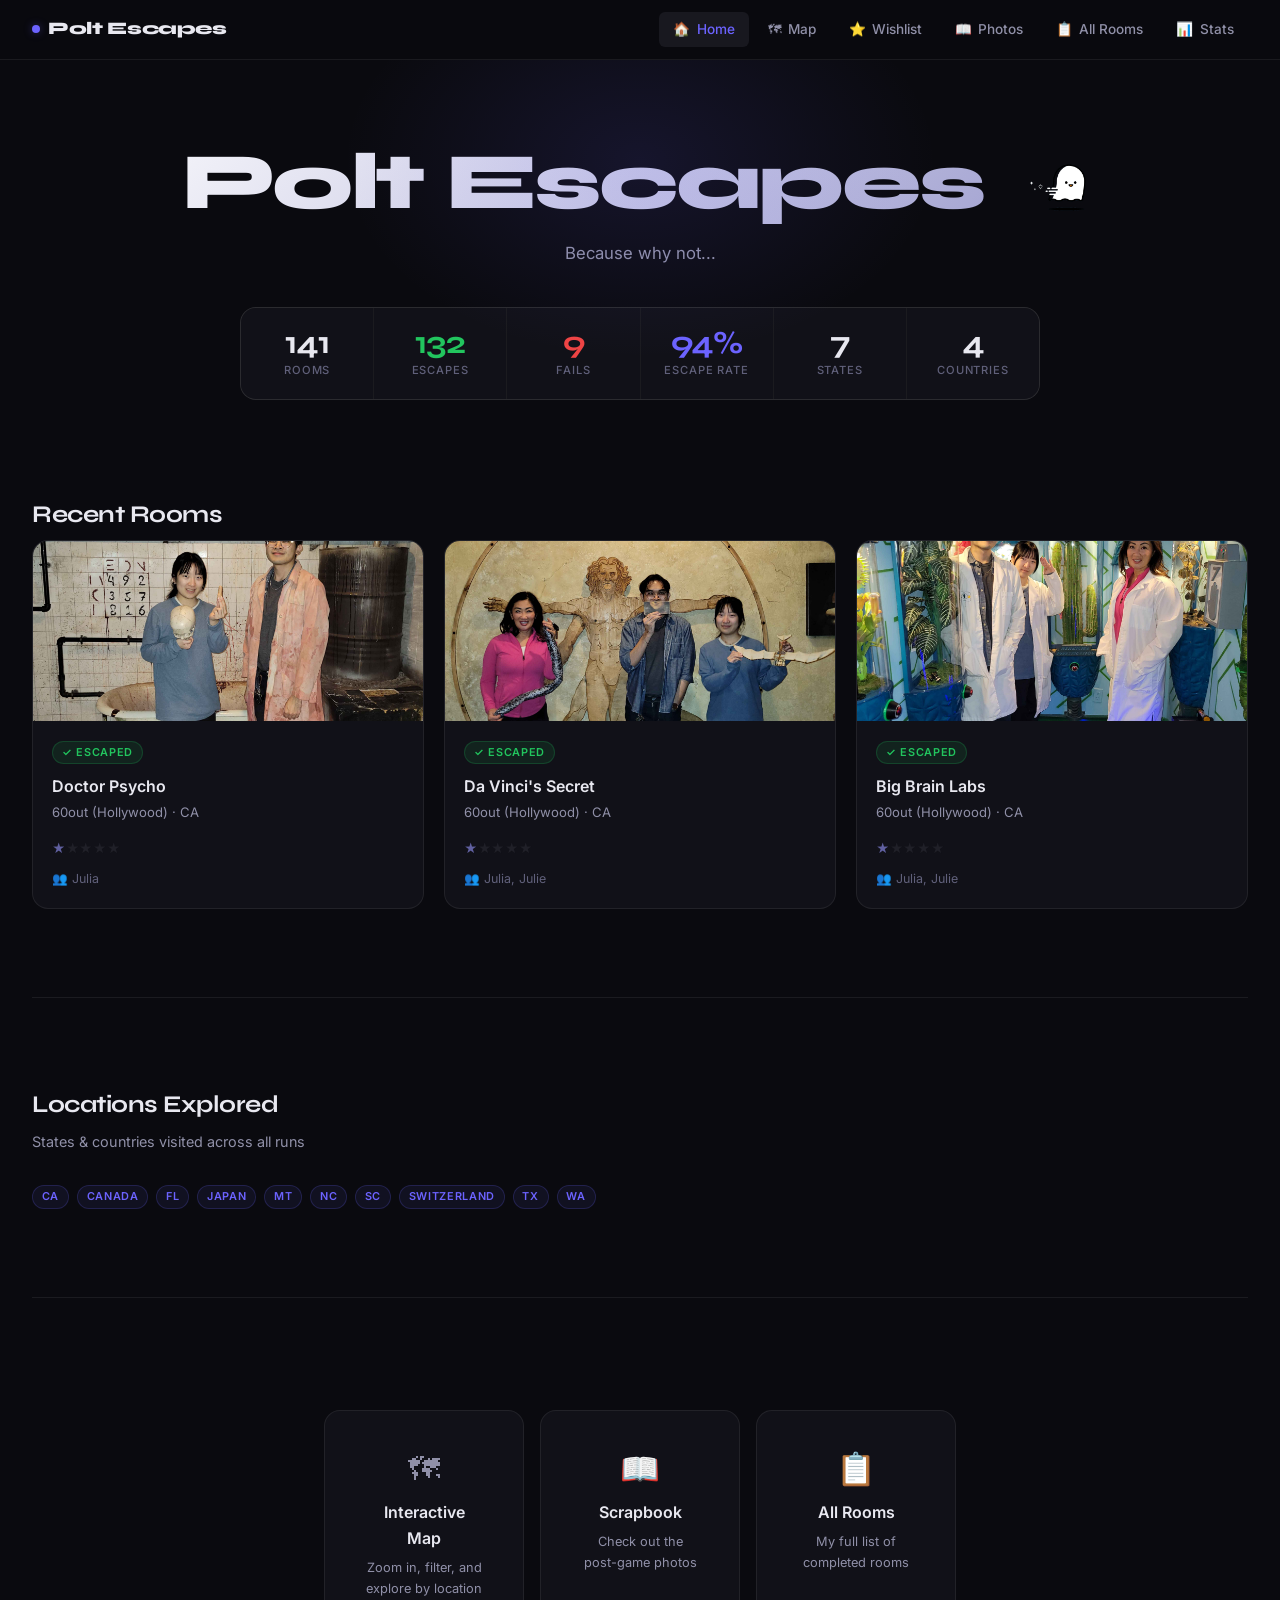
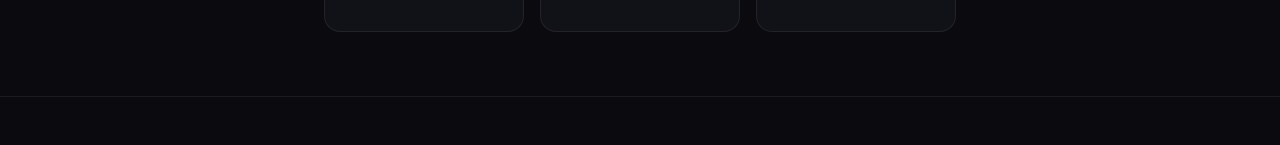
<file: index.html>
<!DOCTYPE html>
<html lang="en">
<head>
  <link rel="icon" type="image/png" href="images/ghost.png">
  <meta charset="UTF-8">
  <meta name="viewport" content="width=device-width, initial-scale=1.0">
  <title>Polt Escapes</title>
  <link rel="stylesheet" href="css/style.css">
</head>
<body>
<div class="page">

  <div class="hero">
    <!-- <div class="hero-eyebrow">🔐 Personal Chronicle</div> -->
    <h1>
      Polt Escapes
      <img src="images/ghost.png" alt="ghost" class="ghost" style="height: 0.85em; vertical-align: middle; margin-left: 0.3em; display: inline-block;">
    </h1>
    <p>Because why not...</p>
    <div class="stats-row" id="stats-row"></div>
  </div>

  <div class="container">

    <section class="section">
      <div class="section-title">Recent Rooms</div>
      <!-- <div class="section-sub">The latest additions to the log</div> -->
      <div class="grid-3" id="recent-grid"></div>
    </section>

    <hr class="divider">

    <section class="section">
      <div class="section-title">Locations Explored</div>
      <div class="section-sub">States &amp; countries visited across all runs</div>
      <div id="locations-list" style="display:flex;gap:0.5rem;flex-wrap:wrap;"></div>
    </section>

    <hr class="divider">

    <section class="section" style="text-align:center;padding-bottom:4rem;">
      <!-- <div class="section-title" style="margin-bottom:0.5rem;">Dive Deeper</div>
      <div class="section-sub">Explore your history in different ways</div> -->
      <div style="display:flex;gap:1rem;justify-content:center;flex-wrap:wrap;margin-top:1.5rem;">
        <a href="pages/map.html" class="cta-card">
          <span style="font-size:2rem;">🗺</span>
          <strong>Interactive Map</strong>
          <span>Zoom in, filter, and explore by location</span>
        </a>
        <a href="pages/scrapbook.html" class="cta-card">
          <span style="font-size:2rem;">📖</span>
          <strong>Scrapbook</strong>
          <span>Check out the post-game photos</span>
        </a>
        <a href="pages/log.html" class="cta-card">
          <span style="font-size:2rem;">📋</span>
          <strong>All Rooms</strong>
          <span>My full list of completed rooms</span>
        </a>
      </div>
    </section>

  </div>
</div>

<footer>
  <!-- Update your rooms in <code>js/data.js</code> — everything else updates automatically. -->
</footer>

<script src="js/data.js"></script>
<script src="js/nav.js"></script>
<script src="js/utils.js"></script>
<script>

function openLightbox(src) {
  const lb  = document.getElementById('lightbox');
  const img = document.getElementById('lightbox-img');
  img.src      = src;
  lb.style.display = 'flex';
  lb.style.animation = 'none';
  lb.offsetHeight; // force reflow
  lb.style.animation = 'fadeIn 0.25s ease';
}

injectNav('');

document.addEventListener('DOMContentLoaded', () => {
  // Stats
  const s = computeStats();
  document.getElementById('stats-row').innerHTML = `
    <div class="stat-cell"><div class="num">${s.total}</div><div class="lbl">Rooms</div></div>
    <div class="stat-cell"><div class="num success">${s.escaped}</div><div class="lbl">Escapes</div></div>
    <div class="stat-cell"><div class="num fail">${s.failed}</div><div class="lbl">Fails</div></div>
    <div class="stat-cell"><div class="num accent">${s.rate}%</div><div class="lbl">Escape Rate</div></div>
    <div class="stat-cell"><div class="num">${s.states}</div><div class="lbl">States</div></div>
    <div class="stat-cell"><div class="num">${s.countries}</div><div class="lbl">Countries</div></div>
  `;

  // Recent rooms (last 3)
  const recent = [...ROOMS].sort((a, b) => 
  b.date.localeCompare(a.date) || String(b.id).localeCompare(String(a.id), undefined, {numeric: true})
).slice(0, 3);
  document.getElementById('recent-grid').innerHTML = recent.map((r, i) => `
    <div class="card" onclick="openLightbox('${r.photo}')" style="cursor:pointer;">
      <div class="card-img">${r.photo ? `<img src="${r.photo}" alt="${r.name}" style="width:100%;height:180px;object-fit:cover;">` : roomEmoji(i)}</div>
      <div class="card-content">
        <div class="card-meta">
          ${outcomeBadge(r.outcome)}
          ${timeBadge(r.time)}
          ${difficultyBadge(r.difficulty)}
        </div>
        <div class="card-title-text">${r.name}</div>
        <div class="card-venue">${r.venue} · ${locationStr(r)}</div>
        ${r.rating ? starsHTML(r.rating) : ''}
        ${r.review ? `<div class="card-review" style="margin-top:0.6rem;">"${r.review}"</div>` : ''}
        ${r.group?.length ? `<div class="card-crew" style="margin-top:0.6rem;">👥 ${r.group.join(', ')}</div>` : ''}
        
      </div>
    </div>
  `).join('');

  

  // Locations
  const locs = [...new Set(ROOMS.map(r => [r.city, r.state || r.country].filter(Boolean).join(', ')))].sort();
  document.getElementById('locations-list').innerHTML = locs.map(l =>
    `<span class="badge badge-loc">${l}</span>`).join('');
});
</script>

<style>
.cta-card {
  display: flex;
  flex-direction: column;
  align-items: center;
  gap: 0.4rem;
  padding: 2rem 2.5rem;
  background: var(--bg-1);
  border: 1px solid var(--border);
  border-radius: var(--radius-lg);
  color: var(--text);
  text-align: center;
  width: 200px;
  transition: border-color var(--transition), transform var(--transition), box-shadow var(--transition);
}
.cta-card:hover {
  border-color: var(--accent);
  transform: translateY(-3px);
  box-shadow: 0 0 24px rgba(108,99,255,0.15);
}
.cta-card strong { font-size: 1rem; font-weight: 600; }
.cta-card span { font-size: 0.8rem; color: var(--text-2); }

@keyframes fadeIn {
  from { opacity: 0; }
  to   { opacity: 1; }
}

#lightbox {
  animation: fadeIn 0.25s ease;
}
</style>

<div id="lightbox" onclick="this.style.display='none'" style="
  display:none;
  position:fixed;
  inset:0;
  background:rgba(0,0,0,0.9);
  z-index:9999;
  cursor:pointer;
  align-items:center;
  justify-content:center;
">
  <img id="lightbox-img" style="max-width:90vw;max-height:90vh;object-fit:contain;border-radius:8px;box-shadow:0 0 60px rgba(0,0,0,0.8);">
  <div style="position:absolute;top:1.5rem;right:1.5rem;color:white;font-size:1.5rem;opacity:0.6;">✕</div>
</div>
</body>
</html>
</file>
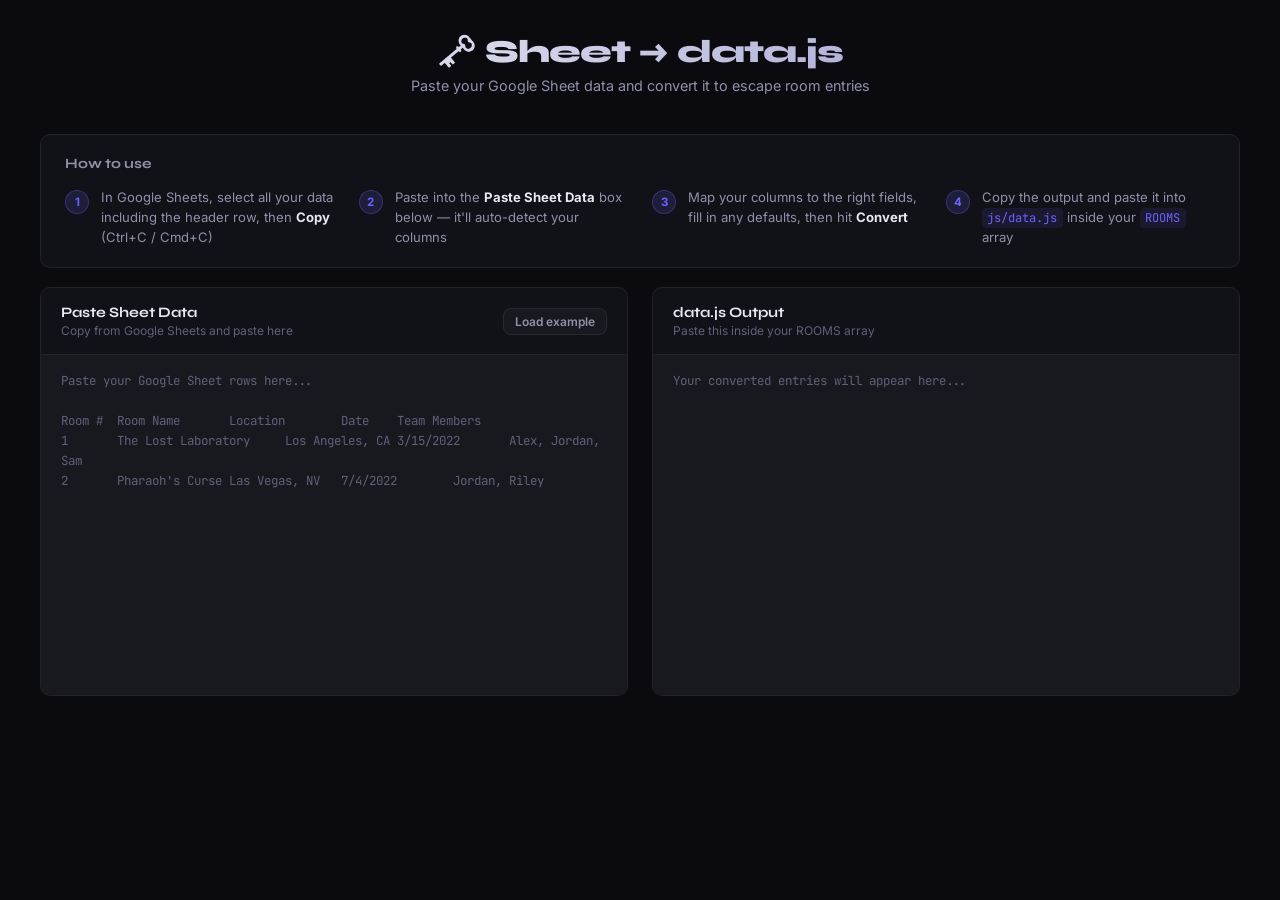
<file: sheet-converter.html>
<!DOCTYPE html>
<html lang="en">
<head>
  <meta charset="UTF-8">
  <meta name="viewport" content="width=device-width, initial-scale=1.0">
  <title>Sheet → data.js Converter</title>
  <link href="https://fonts.googleapis.com/css2?family=Inter:wght@300;400;500;600;700&family=Syne:wght@700;800&family=JetBrains+Mono:wght@400;500&display=swap" rel="stylesheet">
  <style>
    :root {
      --bg:       #0a0a0f;
      --bg-1:     #111118;
      --bg-2:     #18181f;
      --bg-3:     #202028;
      --border:   rgba(255,255,255,0.07);
      --border-hi:rgba(255,255,255,0.14);
      --text:     #e8e8f0;
      --text-2:   #9090a8;
      --text-3:   #60607a;
      --accent:   #6c63ff;
      --success:  #22c55e;
      --fail:     #ef4444;
      --gold:     #f59e0b;
      --radius:   10px;
    }

    * { box-sizing: border-box; margin: 0; padding: 0; }
    body {
      background: var(--bg);
      color: var(--text);
      font-family: 'Inter', sans-serif;
      font-size: 15px;
      min-height: 100vh;
      padding: 2rem;
      -webkit-font-smoothing: antialiased;
    }

    .header {
      text-align: center;
      margin-bottom: 2.5rem;
    }

    .header h1 {
      font-family: 'Syne', sans-serif;
      font-size: 2rem;
      font-weight: 800;
      letter-spacing: -0.03em;
      background: linear-gradient(135deg, #fff 0%, #9090c8 100%);
      -webkit-background-clip: text;
      -webkit-text-fill-color: transparent;
      background-clip: text;
      margin-bottom: 0.4rem;
    }

    .header p { font-size: 0.9rem; color: var(--text-2); }

    .layout {
      display: grid;
      grid-template-columns: 1fr 1fr;
      gap: 1.5rem;
      max-width: 1200px;
      margin: 0 auto;
    }

    @media (max-width: 800px) { .layout { grid-template-columns: 1fr; } }

    .panel {
      background: var(--bg-1);
      border: 1px solid var(--border);
      border-radius: var(--radius);
      overflow: hidden;
      display: flex;
      flex-direction: column;
    }

    .panel-header {
      padding: 1rem 1.25rem;
      border-bottom: 1px solid var(--border);
      display: flex;
      align-items: center;
      justify-content: space-between;
      gap: 1rem;
      flex-wrap: wrap;
    }

    .panel-title {
      font-family: 'Syne', sans-serif;
      font-size: 0.9rem;
      font-weight: 700;
      color: var(--text);
    }

    .panel-sub {
      font-size: 0.75rem;
      color: var(--text-3);
      margin-top: 0.1rem;
    }

    textarea {
      flex: 1;
      min-height: 340px;
      background: var(--bg-2);
      border: none;
      color: var(--text);
      font-family: 'JetBrains Mono', monospace;
      font-size: 0.78rem;
      line-height: 1.6;
      padding: 1rem 1.25rem;
      resize: none;
      outline: none;
      width: 100%;
    }

    textarea::placeholder { color: var(--text-3); }

    /* Column mapper */
    .mapper {
      background: var(--bg-1);
      border: 1px solid var(--border);
      border-radius: var(--radius);
      padding: 1.25rem;
      max-width: 1200px;
      margin: 0 auto 1.5rem;
    }

    .mapper-title {
      font-family: 'Syne', sans-serif;
      font-size: 0.88rem;
      font-weight: 700;
      margin-bottom: 1rem;
      color: var(--text);
    }

    .mapper-grid {
      display: grid;
      grid-template-columns: repeat(auto-fill, minmax(180px, 1fr));
      gap: 0.75rem;
    }

    .map-field label {
      display: block;
      font-size: 0.7rem;
      font-weight: 600;
      letter-spacing: 0.08em;
      text-transform: uppercase;
      color: var(--text-3);
      margin-bottom: 0.35rem;
    }

    .map-field select {
      width: 100%;
      background: var(--bg-2);
      border: 1px solid var(--border);
      border-radius: 6px;
      color: var(--text);
      font-family: 'Inter', sans-serif;
      font-size: 0.83rem;
      padding: 0.4rem 0.6rem;
      outline: none;
      cursor: pointer;
      transition: border-color 0.15s;
      appearance: none;
      background-image: url("data:image/svg+xml,%3Csvg xmlns='http://www.w3.org/2000/svg' width='10' height='6'%3E%3Cpath d='M0 0l5 6 5-6z' fill='%2360607a'/%3E%3C/svg%3E");
      background-repeat: no-repeat;
      background-position: right 0.6rem center;
      padding-right: 1.8rem;
    }

    .map-field select:focus { border-color: var(--accent); }

    /* Defaults section */
    .defaults {
      background: var(--bg-1);
      border: 1px solid var(--border);
      border-radius: var(--radius);
      padding: 1.25rem;
      max-width: 1200px;
      margin: 0 auto 1.5rem;
    }

    .defaults-title {
      font-family: 'Syne', sans-serif;
      font-size: 0.88rem;
      font-weight: 700;
      margin-bottom: 0.4rem;
    }

    .defaults-sub {
      font-size: 0.78rem;
      color: var(--text-3);
      margin-bottom: 1rem;
    }

    .defaults-grid {
      display: grid;
      grid-template-columns: repeat(auto-fill, minmax(160px, 1fr));
      gap: 0.75rem;
    }

    .def-field label {
      display: block;
      font-size: 0.7rem;
      font-weight: 600;
      letter-spacing: 0.08em;
      text-transform: uppercase;
      color: var(--text-3);
      margin-bottom: 0.35rem;
    }

    .def-field input, .def-field select {
      width: 100%;
      background: var(--bg-2);
      border: 1px solid var(--border);
      border-radius: 6px;
      color: var(--text);
      font-family: 'Inter', sans-serif;
      font-size: 0.83rem;
      padding: 0.4rem 0.6rem;
      outline: none;
      transition: border-color 0.15s;
    }

    .def-field input:focus, .def-field select:focus { border-color: var(--accent); }

    .def-field select {
      appearance: none;
      background-image: url("data:image/svg+xml,%3Csvg xmlns='http://www.w3.org/2000/svg' width='10' height='6'%3E%3Cpath d='M0 0l5 6 5-6z' fill='%2360607a'/%3E%3C/svg%3E");
      background-repeat: no-repeat;
      background-position: right 0.6rem center;
      padding-right: 1.8rem;
      cursor: pointer;
    }

    /* Action row */
    .actions {
      max-width: 1200px;
      margin: 0 auto 1.5rem;
      display: flex;
      gap: 0.75rem;
      flex-wrap: wrap;
    }

    .btn {
      font-family: 'Inter', sans-serif;
      font-size: 0.85rem;
      font-weight: 600;
      padding: 0.6rem 1.4rem;
      border-radius: 8px;
      border: none;
      cursor: pointer;
      transition: all 0.15s;
      display: flex;
      align-items: center;
      gap: 0.4rem;
    }

    .btn-primary {
      background: var(--accent);
      color: #fff;
    }
    .btn-primary:hover { background: #7c74ff; transform: translateY(-1px); }

    .btn-ghost {
      background: var(--bg-2);
      color: var(--text-2);
      border: 1px solid var(--border);
    }
    .btn-ghost:hover { border-color: var(--border-hi); color: var(--text); }

    .btn-success {
      background: rgba(34,197,94,0.15);
      color: var(--success);
      border: 1px solid rgba(34,197,94,0.3);
    }
    .btn-success:hover { background: rgba(34,197,94,0.25); }

    /* Status / preview table */
    .preview-table-wrap {
      overflow-x: auto;
      max-height: 220px;
      overflow-y: auto;
    }

    table {
      width: 100%;
      border-collapse: collapse;
      font-size: 0.78rem;
    }

    thead { position: sticky; top: 0; background: var(--bg-2); z-index: 1; }

    th {
      padding: 0.5rem 0.75rem;
      text-align: left;
      font-size: 0.65rem;
      font-weight: 600;
      letter-spacing: 0.1em;
      text-transform: uppercase;
      color: var(--text-3);
      border-bottom: 1px solid var(--border);
      white-space: nowrap;
    }

    td {
      padding: 0.5rem 0.75rem;
      border-bottom: 1px solid var(--border);
      color: var(--text-2);
      white-space: nowrap;
      max-width: 160px;
      overflow: hidden;
      text-overflow: ellipsis;
    }

    tr:hover td { background: rgba(255,255,255,0.02); }

    .badge-ok   { color: var(--success); font-size: 0.65rem; }
    .badge-warn { color: var(--gold);    font-size: 0.65rem; }

    /* Notices */
    .notice {
      max-width: 1200px;
      margin: 0 auto 1rem;
      padding: 0.75rem 1rem;
      border-radius: 8px;
      font-size: 0.83rem;
      display: none;
    }
    .notice.show { display: flex; align-items: flex-start; gap: 0.6rem; }
    .notice-info    { background: rgba(108,99,255,0.1); border: 1px solid rgba(108,99,255,0.25); color: #a8a4ff; }
    .notice-success { background: rgba(34,197,94,0.1);  border: 1px solid rgba(34,197,94,0.25);  color: #86efac; }
    .notice-warn    { background: rgba(245,158,11,0.1); border: 1px solid rgba(245,158,11,0.25); color: #fcd34d; }

    /* How-to steps */
    .howto {
      max-width: 1200px;
      margin: 2rem auto 0;
      background: var(--bg-1);
      border: 1px solid var(--border);
      border-radius: var(--radius);
      padding: 1.25rem 1.5rem;
    }

    .howto-title {
      font-family: 'Syne', sans-serif;
      font-size: 0.88rem;
      font-weight: 700;
      margin-bottom: 1rem;
      color: var(--text-2);
    }

    .steps { display: flex; gap: 1.5rem; flex-wrap: wrap; }

    .step {
      display: flex;
      gap: 0.75rem;
      align-items: flex-start;
      flex: 1;
      min-width: 180px;
    }

    .step-num {
      width: 24px; height: 24px;
      border-radius: 50%;
      background: rgba(108,99,255,0.15);
      border: 1px solid rgba(108,99,255,0.3);
      color: var(--accent);
      font-size: 0.72rem;
      font-weight: 700;
      display: flex;
      align-items: center;
      justify-content: center;
      flex-shrink: 0;
      margin-top: 0.1rem;
    }

    .step p { font-size: 0.82rem; color: var(--text-2); line-height: 1.5; }
    .step strong { color: var(--text); }

    code {
      font-family: 'JetBrains Mono', monospace;
      font-size: 0.75rem;
      background: rgba(108,99,255,0.1);
      color: var(--accent);
      padding: 0.1rem 0.35rem;
      border-radius: 4px;
    }
  </style>
</head>
<body>

<div class="header">
  <h1>🗝️ Sheet → data.js</h1>
  <p>Paste your Google Sheet data and convert it to escape room entries</p>
</div>

<!-- How to use -->
<div class="howto">
  <div class="howto-title">How to use</div>
  <div class="steps">
    <div class="step">
      <div class="step-num">1</div>
      <p>In Google Sheets, select all your data including the header row, then <strong>Copy</strong> (Ctrl+C / Cmd+C)</p>
    </div>
    <div class="step">
      <div class="step-num">2</div>
      <p>Paste into the <strong>Paste Sheet Data</strong> box below — it'll auto-detect your columns</p>
    </div>
    <div class="step">
      <div class="step-num">3</div>
      <p>Map your columns to the right fields, fill in any defaults, then hit <strong>Convert</strong></p>
    </div>
    <div class="step">
      <div class="step-num">4</div>
      <p>Copy the output and paste it into <code>js/data.js</code> inside your <code>ROOMS</code> array</p>
    </div>
  </div>
</div>

<br>

<!-- Notices -->
<div class="notice notice-info" id="notice-info"></div>
<div class="notice notice-warn" id="notice-warn"></div>
<div class="notice notice-success" id="notice-success"></div>

<!-- Column mapper (hidden until data pasted) -->
<div class="mapper" id="mapper" style="display:none;">
  <div class="mapper-title">Map Your Columns</div>
  <div class="mapper-grid" id="mapper-grid"></div>
</div>

<!-- Defaults -->
<div class="defaults" id="defaults-panel" style="display:none;">
  <div class="defaults-title">Fill-in Defaults</div>
  <div class="defaults-sub">These values will be used for any fields not in your sheet. You can always edit them in data.js later.</div>
  <div class="defaults-grid">
    <div class="def-field">
      <label>Outcome</label>
      <select id="def-outcome">
        <option value="">Leave blank</option>
        <option value="escaped" selected>escaped</option>
        <option value="failed">failed</option>
      </select>
    </div>
    <div class="def-field">
      <label>Country</label>
      <input type="text" id="def-country" placeholder="e.g. United States" value="United States">
    </div>
    <div class="def-field">
      <label>Difficulty</label>
      <select id="def-difficulty">
        <option value="">Leave blank</option>
        <option value="easy">easy</option>
        <option value="medium" selected>medium</option>
        <option value="hard">hard</option>
        <option value="expert">expert</option>
      </select>
    </div>
    <div class="def-field">
      <label>Rating (1–5)</label>
      <input type="number" id="def-rating" placeholder="Leave blank" min="1" max="5">
    </div>
    <div class="def-field">
      <label>Photo</label>
      <input type="text" id="def-photo" placeholder='Leave blank or ""'>
    </div>
  </div>
</div>

<!-- Actions -->
<div class="actions" id="actions" style="display:none;">
  <button class="btn btn-primary" onclick="convert()">⚡ Convert</button>
  <button class="btn btn-ghost"   onclick="clearAll()">✕ Clear</button>
</div>

<!-- Main layout -->
<div class="layout" style="max-width:1200px;margin:0 auto;">

  <!-- Input panel -->
  <div class="panel">
    <div class="panel-header">
      <div>
        <div class="panel-title">Paste Sheet Data</div>
        <div class="panel-sub">Copy from Google Sheets and paste here</div>
      </div>
      <button class="btn btn-ghost" style="font-size:0.75rem;padding:0.3rem 0.7rem;" onclick="loadExample()">Load example</button>
    </div>
    <textarea id="input" placeholder="Paste your Google Sheet rows here...&#10;&#10;Room #	Room Name	Location	Date	Team Members&#10;1	The Lost Laboratory	Los Angeles, CA	3/15/2022	Alex, Jordan, Sam&#10;2	Pharaoh's Curse	Las Vegas, NV	7/4/2022	Jordan, Riley"></textarea>

    <!-- Preview table -->
    <div id="preview-wrap" style="display:none;">
      <div style="padding:0.75rem 1.25rem;border-top:1px solid var(--border);font-size:0.72rem;font-weight:600;letter-spacing:0.08em;text-transform:uppercase;color:var(--text-3);">
        Preview — <span id="row-count"></span>
      </div>
      <div class="preview-table-wrap">
        <table id="preview-table"></table>
      </div>
    </div>
  </div>

  <!-- Output panel -->
  <div class="panel">
    <div class="panel-header">
      <div>
        <div class="panel-title">data.js Output</div>
        <div class="panel-sub">Paste this inside your ROOMS array</div>
      </div>
      <button class="btn btn-success" id="copy-btn" onclick="copyOutput()" style="display:none;">📋 Copy All</button>
    </div>
    <textarea id="output" readonly placeholder="Your converted entries will appear here..."></textarea>
  </div>

</div>

<script>
const FIELD_OPTIONS = [
  { value: '',           label: '— ignore —' },
  { value: 'roomNum',    label: 'Room #' },
  { value: 'name',       label: 'Room Name ★' },
  { value: 'venue',      label: 'Venue / Company ★' },
  { value: 'location',   label: 'City + State (combined)' },
  { value: 'city',       label: 'City only' },
  { value: 'state',      label: 'State only' },
  { value: 'country',    label: 'Country' },
  { value: 'date',       label: 'Date ★' },
  { value: 'outcome',    label: 'Outcome (escaped/failed)' },
  { value: 'time',       label: 'Time taken' },
  { value: 'rating',     label: 'Rating (1–5)' },
  { value: 'difficulty', label: 'Difficulty' },
  { value: 'group',      label: 'Team Members ★' },
  { value: 'review',     label: 'Review / Notes' },
  { value: 'photo',      label: 'Photo URL' },
];

// Auto-guess column mappings from header names
const HEADER_GUESSES = {
  'room'        : 'name',
  'room name'   : 'name',
  'name'        : 'name',
  'title'       : 'name',
  'venue'       : 'venue',
  'company'     : 'venue',
  'business'    : 'venue',
  'location'    : 'location',
  'city'        : 'city',
  'state'       : 'state',
  'country'     : 'country',
  'date'        : 'date',
  'played'      : 'date',
  'completed'   : 'date',
  'outcome'     : 'outcome',
  'result'      : 'outcome',
  'escaped'     : 'outcome',
  'time'        : 'time',
  'duration'    : 'time',
  'rating'      : 'rating',
  'stars'       : 'rating',
  'score'       : 'rating',
  'difficulty'  : 'difficulty',
  'diff'        : 'difficulty',
  'level'       : 'difficulty',
  'team'        : 'group',
  'members'     : 'group',
  'players'     : 'group',
  'crew'        : 'group',
  'teammates'   : 'group',
  'team members': 'group',
  'people'      : 'group',
  'with'        : 'group',
  'review'      : 'review',
  'notes'       : 'review',
  'comments'    : 'review',
  'photo'       : 'photo',
  'image'       : 'photo',
  'pic'         : 'photo',
  'room #'      : 'roomNum',
  'room number' : 'roomNum',
  '#'           : 'roomNum',
  'number'      : 'roomNum',
  'num'         : 'roomNum',
};

let parsedHeaders = [];
let parsedRows    = [];

/* ── Parse pasted TSV/CSV ── */
function parseInput(raw) {
  const lines = raw.trim().split('\n').filter(l => l.trim());
  if (lines.length < 2) return null;

  // Detect delimiter (tab vs comma)
  const firstLine = lines[0];
  const tabs      = (firstLine.match(/\t/g) || []).length;
  const commas    = (firstLine.match(/,/g) || []).length;
  const delim     = tabs >= commas ? '\t' : ',';

  const headers = parseRow(firstLine, delim);
  const rows    = lines.slice(1).map(l => parseRow(l, delim));

  return { headers, rows, delim };
}

function parseRow(line, delim) {
  if (delim === '\t') return line.split('\t').map(c => c.trim().replace(/^"|"$/g, ''));
  // Simple CSV parser (handles quoted fields)
  const cols = [];
  let cur = '', inQ = false;
  for (let i = 0; i < line.length; i++) {
    const ch = line[i];
    if (ch === '"') { inQ = !inQ; }
    else if (ch === ',' && !inQ) { cols.push(cur.trim().replace(/^"|"$/g, '')); cur = ''; }
    else cur += ch;
  }
  cols.push(cur.trim());
  return cols;
}

/* ── Auto-guess mappings ── */
function guessMapping(header) {
  const h = header.toLowerCase().trim();
  return HEADER_GUESSES[h] || '';
}

/* ── Build column mapper UI ── */
function buildMapper(headers) {
  parsedHeaders = headers;
  const grid = document.getElementById('mapper-grid');
  grid.innerHTML = headers.map((h, i) => {
    const guess = guessMapping(h);
    const opts = FIELD_OPTIONS.map(f =>
      `<option value="${f.value}" ${f.value === guess ? 'selected' : ''}>${f.label}</option>`
    ).join('');
    return `
      <div class="map-field">
        <label>Col ${i+1}: "${h}"</label>
        <select id="map-${i}">${opts}</select>
      </div>`;
  }).join('');

  document.getElementById('mapper').style.display = 'block';
  document.getElementById('defaults-panel').style.display = 'block';
  document.getElementById('actions').style.display = 'flex';
}

/* ── Preview table ── */
function buildPreview(headers, rows) {
  const wrap = document.getElementById('preview-wrap');
  const tbl  = document.getElementById('preview-table');
  document.getElementById('row-count').textContent = `${rows.length} row${rows.length !== 1 ? 's' : ''} detected`;

  const thead = `<thead><tr>${headers.map(h => `<th>${h}</th>`).join('')}</tr></thead>`;
  const tbody = `<tbody>${rows.slice(0, 8).map(r =>
    `<tr>${r.map(c => `<td title="${c}">${c || '<em style="color:var(--text-3)">—</em>'}</td>`).join('')}</tr>`
  ).join('')}${rows.length > 8 ? `<tr><td colspan="${headers.length}" style="color:var(--text-3);text-align:center;">… and ${rows.length - 8} more rows</td></tr>` : ''}</tbody>`;

  tbl.innerHTML = thead + tbody;
  wrap.style.display = 'block';
}

/* ── Parse / format date ── */
function parseDate(str) {
  if (!str) return '';
  str = str.trim();

  // Already ISO: 2022-03-15
  if (/^\d{4}-\d{2}-\d{2}$/.test(str)) return str;

  // M/D/YYYY or MM/DD/YYYY
  const mdy = str.match(/^(\d{1,2})\/(\d{1,2})\/(\d{2,4})$/);
  if (mdy) {
    const y = mdy[3].length === 2 ? '20' + mdy[3] : mdy[3];
    return `${y}-${mdy[1].padStart(2,'0')}-${mdy[2].padStart(2,'0')}`;
  }

  // D/M/YYYY (less common, attempt)
  const dmy = str.match(/^(\d{1,2})-(\d{1,2})-(\d{2,4})$/);
  if (dmy) {
    const y = dmy[3].length === 2 ? '20' + dmy[3] : dmy[3];
    return `${y}-${dmy[2].padStart(2,'0')}-${dmy[1].padStart(2,'0')}`;
  }

  // Try native Date parse as fallback
  const d = new Date(str);
  if (!isNaN(d)) return d.toISOString().slice(0,10);

  return str; // return as-is, flag it
}

/* ── Parse location string ── */
function parseLocation(str) {
  if (!str) return { city: '', state: '' };
  str = str.trim();

  // "City, ST" or "City, State"
  const parts = str.split(',').map(p => p.trim());
  if (parts.length >= 2) {
    const city  = parts[0];
    const state = parts[1].length <= 3 ? parts[1].toUpperCase() : parts[1];
    return { city, state };
  }
  return { city: str, state: '' };
}

/* ── Get current mappings ── */
function getMappings() {
  return parsedHeaders.map((_, i) => document.getElementById(`map-${i}`)?.value || '');
}

/* ── Main convert ── */
async function convert() {
  document.querySelector('.btn-primary').textContent = '⏳ Geocoding…';
  document.querySelector('.btn-primary').disabled = true;

  // At the top of convert(), before the map:
  const delay = ms => new Promise(r => setTimeout(r, ms));
  
  // Inside the loop, after geocoding:
  await delay(1100);

  const mappings = getMappings();
  const defOutcome    = document.getElementById('def-outcome').value;
  const defCountry    = document.getElementById('def-country').value;
  const defDifficulty = document.getElementById('def-difficulty').value;
  const defRating     = document.getElementById('def-rating').value;
  const defPhoto      = document.getElementById('def-photo').value;

  const warnings = [];

  const entries = parsedRows.map((row, ri) => {
    const get = (field) => {
      const idx = mappings.indexOf(field);
      return idx >= 0 ? (row[idx] || '').trim() : '';
    };

    // Name
    const name = get('name') || `Room ${ri + 1}`;

    // Venue
    const venue = get('venue') || '';

    // Location
    let city = get('city'), state = get('state');
    const locRaw = get('location');
    if (!city && locRaw) {
      const parsed = parseLocation(locRaw);
      city  = parsed.city;
      state = parsed.state;
    }

    // Country
    const country = get('country') || defCountry || 'United States';

    // Date
    const dateRaw = get('date');
    const date = parseDate(dateRaw);
    if (!dateRaw || dateRaw.trim() === '' || dateRaw === '"') {
      // leave blank, don't flag as warning
    }
    if (dateRaw && !/^\d{4}-\d{2}-\d{2}$/.test(date)) {
      warnings.push(`Row ${ri+1}: couldn't parse date "${dateRaw}" — please fix manually`);
    }

    // Outcome
    let outcome = get('outcome').toLowerCase();
    if (outcome && !['escaped','failed'].includes(outcome)) {
      // Try to interpret common variations
      if (['yes','win','won','success','completed','beat'].includes(outcome)) outcome = 'escaped';
      else if (['no','lose','lost','fail','dnf','incomplete'].includes(outcome)) outcome = 'failed';
      else outcome = defOutcome || 'escaped';
    }
    if (!outcome) outcome = defOutcome || 'escaped';

    // Time
    const time = get('time') || '';

    // Rating
    const ratingRaw = get('rating');
    const rating    = ratingRaw ? parseInt(ratingRaw) || '' : (defRating ? parseInt(defRating) : '');

    // Difficulty
    const difficulty = get('difficulty') || defDifficulty || '';

    // Group — split by comma, semicolon, or "and"
    const groupRaw = get('group');
    const group    = groupRaw
      ? groupRaw.replace(/^["']|["']$/g, '').split(/[,;]|\band\b/i).map(s => s.trim().replace(/^["']|["']$/g, '')).filter(Boolean)
      : [];

    // Review
    const review = get('review') || '';

    // Photo
    const photo = get('photo') || defPhoto || '';

    // Lat/lng placeholders
    const lat = 0, lng = 0;

    // Build entry
    const lines = [];
    lines.push(`  {`);
    const roomNum = get('roomNum') || String(ri + 1);
    lines.push(`    id: ${JSON.stringify(roomNum)},`);
    lines.push(`    name: ${JSON.stringify(name)},`);
    if (venue)      lines.push(`    venue: ${JSON.stringify(venue)},`);
    lines.push(`    date: ${JSON.stringify(date)},`);
    if (city)       lines.push(`    city: ${JSON.stringify(city)},`);
    if (state)      lines.push(`    state: ${JSON.stringify(state)},`);
    lines.push(`    country: ${JSON.stringify(country)},`);
    const coordComment = (!lat && !lng) ? '  // ← add coordinates from Google Maps' : '';
    lines.push(`    lat: ${lat}, lng: ${lng},${coordComment}`);
    lines.push(`    outcome: ${JSON.stringify(outcome)},`);
    if (time)       lines.push(`    time: ${JSON.stringify(time)},`);
    if (rating)     lines.push(`    rating: ${rating},`);
    if (difficulty) lines.push(`    difficulty: ${JSON.stringify(difficulty)},`);
    if (review)     lines.push(`    review: ${JSON.stringify(review)},`);
    if (group.length) lines.push(`    group: ${JSON.stringify(group)},`);
    if (photo)      lines.push(`    photo: ${JSON.stringify(photo)},`);
    else            lines.push(`    photo: "",`);
    lines.push(`  }`);
    return lines.join('\n');
  });

  const output = entries.join(',\n');
  document.getElementById('output').value = output;
  document.getElementById('copy-btn').style.display = 'flex';

  // Show warnings
  if (warnings.length) {
    showNotice('warn', `⚠️ ${warnings.length} item${warnings.length > 1 ? 's' : ''} need attention: ${warnings.join('; ')}`);
  } else {
    showNotice('success', `✓ Converted ${entries.length} room${entries.length !== 1 ? 's' : ''} successfully. Remember to add lat/lng coordinates and check venue names.`);
  }

 document.querySelector('.btn-primary').textContent = '⚡ Convert';
 document.querySelector('.btn-primary').disabled = false;
}

/* ── Copy output ── */
function copyOutput() {
  const out = document.getElementById('output');
  out.select();
  document.execCommand('copy');
  const btn = document.getElementById('copy-btn');
  btn.textContent = '✓ Copied!';
  setTimeout(() => { btn.innerHTML = '📋 Copy All'; }, 2000);
}

/* ── Clear everything ── */
function clearAll() {
  document.getElementById('input').value = '';
  document.getElementById('output').value = '';
  document.getElementById('mapper').style.display = 'none';
  document.getElementById('defaults-panel').style.display = 'none';
  document.getElementById('actions').style.display = 'none';
  document.getElementById('preview-wrap').style.display = 'none';
  document.getElementById('copy-btn').style.display = 'none';
  ['info','warn','success'].forEach(t => hideNotice(t));
  parsedHeaders = []; parsedRows = [];
}

/* ── Load example ── */
function loadExample() {
  document.getElementById('input').value =
`Room #\tRoom Name\tVenue\tLocation\tDate\tTeam Members\tOutcome\tTime
1\tThe Lost Laboratory\tEscape Artists\tLos Angeles, CA\t3/15/2022\tAlex, Jordan, Sam\tescaped\t52:18
2\tPharaoh's Curse\tPuzzle Masters\tLas Vegas, NV\t7/4/2022\tJordan, Riley\tfailed\tDNF
3\tThe Haunted Manor\tFear Factor Escapes\tChicago, IL\t10/28/2022\tAlex, Casey, Morgan, Sam\tescaped\t41:07`;
  handleInput();
}

/* ── Notices ── */
function showNotice(type, msg) {
  ['info','warn','success'].forEach(t => hideNotice(t));
  const el = document.getElementById(`notice-${type}`);
  el.textContent = msg;
  el.classList.add('show');
}
function hideNotice(type) {
  const el = document.getElementById(`notice-${type}`);
  el.classList.remove('show');
}

/* ── Handle input paste/type ── */
function handleInput() {
  const raw = document.getElementById('input').value;
  if (!raw.trim()) return;

  const parsed = parseInput(raw);
  if (!parsed || parsed.rows.length === 0) {
    showNotice('warn', 'Could not detect rows. Make sure you copy including the header row from Google Sheets.');
    return;
  }

  hideNotice('warn');
  parsedRows = parsed.rows;
  buildMapper(parsed.headers);
  buildPreview(parsed.headers, parsed.rows);
  showNotice('info', `ℹ️ Detected ${parsed.rows.length} row${parsed.rows.length !== 1 ? 's' : ''} with ${parsed.headers.length} columns. Column mappings have been auto-guessed — review them before converting.`);
}

document.getElementById('input').addEventListener('paste', () => setTimeout(handleInput, 50));
document.getElementById('input').addEventListener('input', () => {
  if (document.getElementById('input').value.includes('\n')) handleInput();
});

async function geocode(venue, city, state, country) {
  const query = [venue, city, state, country].filter(Boolean).join(', ');
  const url = `https://nominatim.openstreetmap.org/search?q=${encodeURIComponent(query)}&format=json&limit=1`;
  try {
    const res  = await fetch(url, { headers: { 'Accept-Language': 'en' } });
    const data = await res.json();
    if (data.length) return { lat: parseFloat(data[0].lat), lng: parseFloat(data[0].lon) };
  } catch(e) {}
  return null;
}

</script>
</body>
</html>
</file>
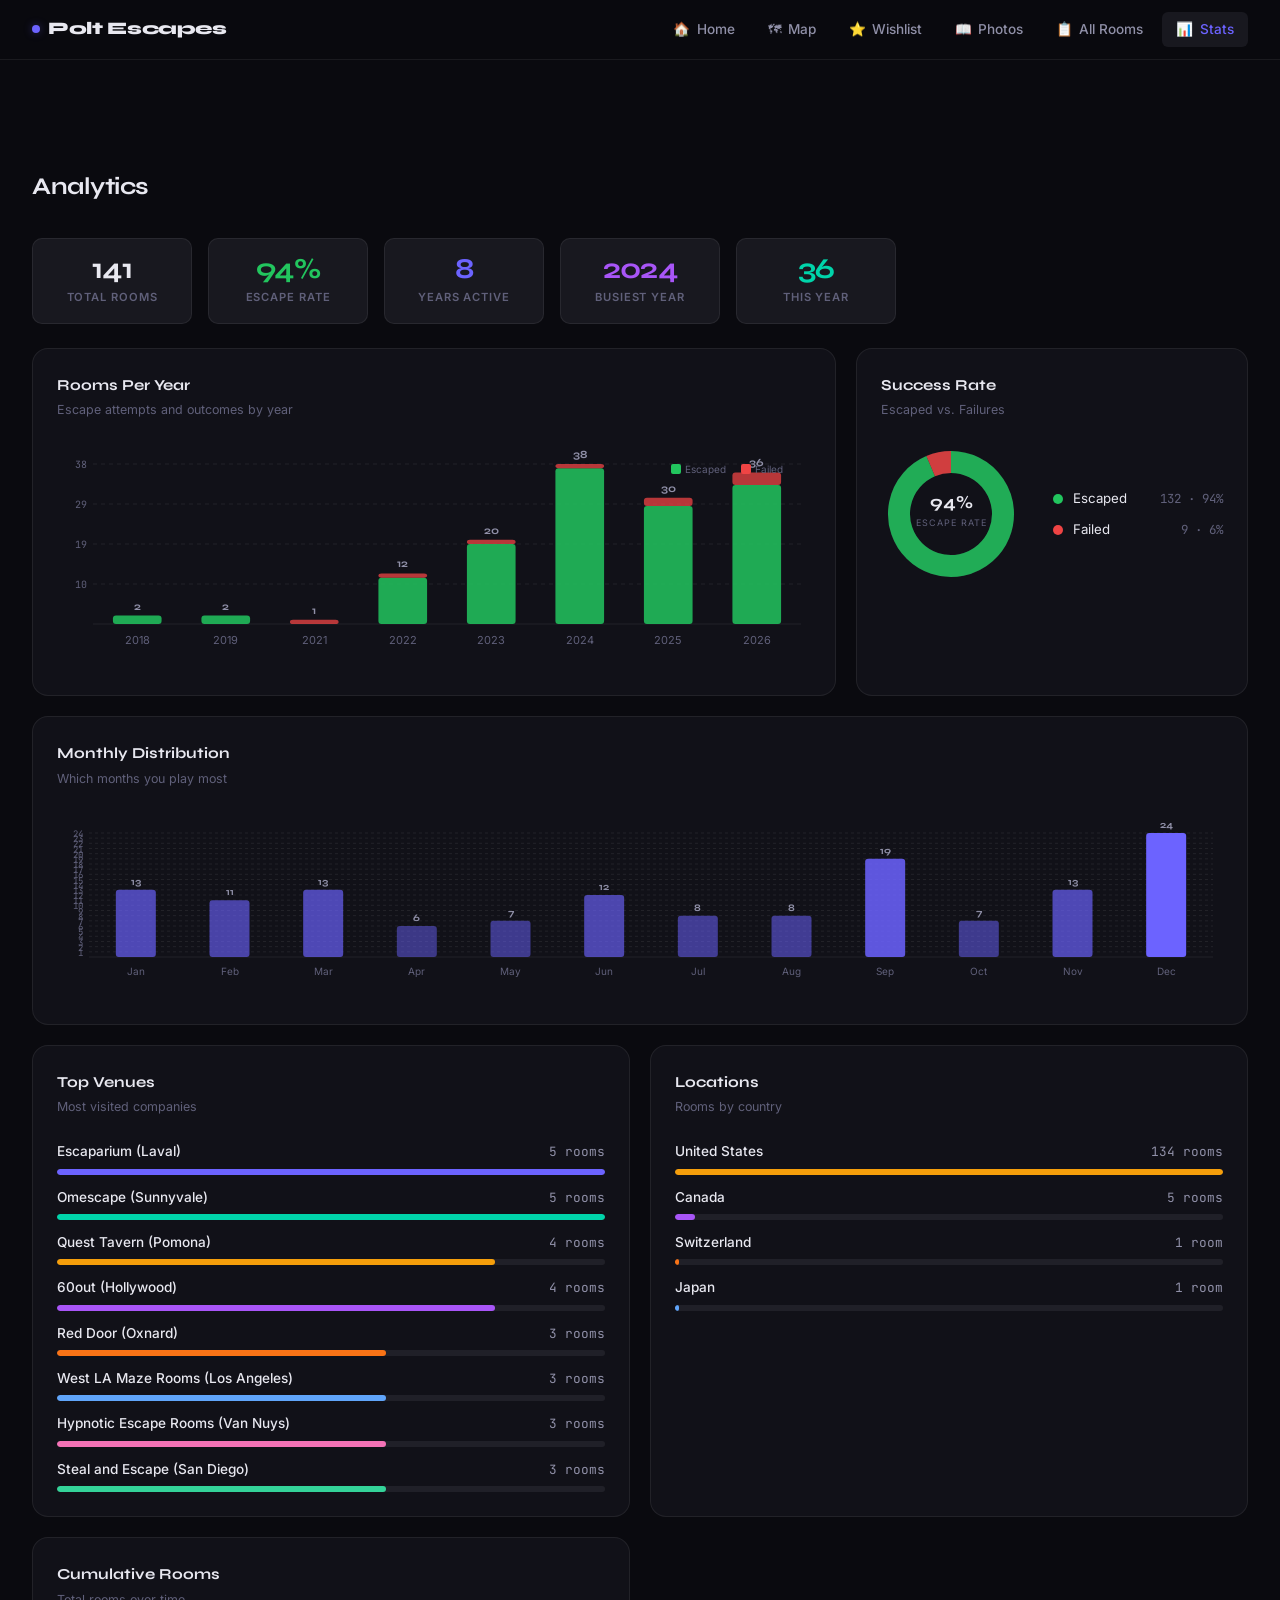
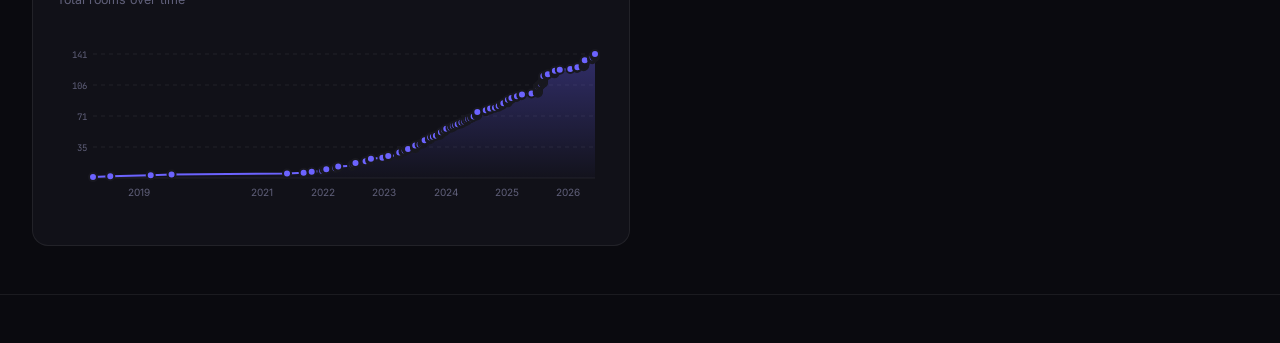
<file: pages/analytics.html>
<!DOCTYPE html>
<html lang="en">
<head>
  <link rel="icon" type="image/png" href="../images/ghost.png">
  <meta charset="UTF-8">
  <meta name="viewport" content="width=device-width, initial-scale=1.0">
  <title>Stats</title>
  <link rel="stylesheet" href="../css/style.css">
  <style>
    /* ── Layout ── */
    .analytics-grid {
      display: grid;
      grid-template-columns: repeat(12, 1fr);
      gap: 1.25rem;
    }

    .col-6  { grid-column: span 6; }
    .col-4  { grid-column: span 4; }
    .col-8  { grid-column: span 8; }
    .col-12 { grid-column: span 12; }

    @media (max-width: 960px) {
      .col-6, .col-4, .col-8 { grid-column: span 12; }
    }

    /* ── Chart card ── */
    .chart-card {
      background: var(--bg-1);
      border: 1px solid var(--border);
      border-radius: var(--radius-lg);
      padding: 1.5rem;
      overflow: hidden;
    }

    .chart-card-header {
      margin-bottom: 1.5rem;
    }

    .chart-card-title {
      font-family: 'Syne', sans-serif;
      font-size: 0.95rem;
      font-weight: 700;
      color: var(--text);
      margin-bottom: 0.2rem;
    }

    .chart-card-sub {
      font-size: 0.78rem;
      color: var(--text-3);
    }

    /* ── SVG charts ── */
    .chart-svg {
      width: 100%;
      overflow: visible;
    }

    /* ── Bar chart ── */
    .bar-group rect {
      transition: opacity 0.15s;
      cursor: pointer;
    }
    .bar-group:hover rect { opacity: 0.75; }

    /* ── Horizontal bar chart (rankings) ── */
    .rank-list { display: flex; flex-direction: column; gap: 0.75rem; }

    .rank-item { display: flex; flex-direction: column; gap: 0.35rem; }

    .rank-label-row {
      display: flex;
      justify-content: space-between;
      align-items: baseline;
    }

    .rank-name {
      font-size: 0.85rem;
      font-weight: 500;
      color: var(--text);
      white-space: nowrap;
      overflow: hidden;
      text-overflow: ellipsis;
      max-width: 70%;
    }

    .rank-value {
      font-family: 'JetBrains Mono', monospace;
      font-size: 0.8rem;
      color: var(--text-2);
      flex-shrink: 0;
    }

    .rank-track {
      height: 6px;
      background: var(--bg-3);
      border-radius: 99px;
      overflow: hidden;
    }

    .rank-fill {
      height: 100%;
      border-radius: 99px;
      transition: width 0.6s cubic-bezier(0.4, 0, 0.2, 1);
    }

    /* ── Stat highlight ── */
    .highlight-grid {
      display: grid;
      grid-template-columns: repeat(auto-fill, minmax(140px, 1fr));
      gap: 1rem;
    }

    .highlight-cell {
      background: var(--bg-2);
      border: 1px solid var(--border);
      border-radius: var(--radius);
      padding: 1rem;
      text-align: center;
    }

    .highlight-num {
      font-family: 'Syne', sans-serif;
      font-size: 1.8rem;
      font-weight: 700;
      letter-spacing: -0.03em;
      line-height: 1;
      margin-bottom: 0.3rem;
    }

    .highlight-label {
      font-size: 0.7rem;
      font-weight: 600;
      letter-spacing: 0.08em;
      text-transform: uppercase;
      color: var(--text-3);
    }

    /* ── Tooltip ── */
    .chart-tooltip {
      position: fixed;
      pointer-events: none;
      background: var(--bg-2);
      border: 1px solid var(--border-hi);
      border-radius: 8px;
      padding: 0.5rem 0.8rem;
      font-size: 0.8rem;
      color: var(--text);
      z-index: 9999;
      opacity: 0;
      transition: opacity 0.1s;
      white-space: nowrap;
      box-shadow: 0 8px 24px rgba(0,0,0,0.5);
    }

    .chart-tooltip.visible { opacity: 1; }
    .chart-tooltip .tt-label { color: var(--text-3); font-size: 0.72rem; margin-bottom: 0.2rem; }
    .chart-tooltip .tt-val { font-family: 'Syne', sans-serif; font-weight: 700; font-size: 1rem; }

    /* ── Donut chart ── */
    .donut-wrap {
      display: flex;
      align-items: center;
      gap: 2rem;
      flex-wrap: wrap;
    }

    .donut-svg { flex-shrink: 0; }

    .donut-legend { display: flex; flex-direction: column; gap: 0.6rem; flex: 1; }

    .legend-row {
      display: flex;
      align-items: center;
      gap: 0.6rem;
      font-size: 0.83rem;
    }

    .legend-dot {
      width: 10px; height: 10px;
      border-radius: 50%;
      flex-shrink: 0;
    }

    .legend-name { color: var(--text); flex: 1; }
    .legend-pct  { color: var(--text-3); font-family: 'JetBrains Mono', monospace; font-size: 0.78rem; }

    /* ── Heatmap ── */
    .heatmap-wrap { overflow-x: auto; }

    .heatmap-grid {
      display: grid;
      grid-template-columns: repeat(12, 1fr);
      gap: 6px;
    }

    .heatmap-cell {
      aspect-ratio: 1;
      border-radius: 4px;
      display: flex;
      align-items: center;
      justify-content: center;
      font-size: 0.65rem;
      font-weight: 600;
      color: transparent;
      transition: transform 0.15s;
      cursor: default;
      position: relative;
    }

    .heatmap-cell:hover { transform: scale(1.15); z-index: 2; }

    .heatmap-months {
      display: grid;
      grid-template-columns: repeat(12, 1fr);
      gap: 6px;
      margin-bottom: 0.5rem;
    }

    .heatmap-month-label {
      font-size: 0.65rem;
      font-weight: 600;
      letter-spacing: 0.05em;
      text-transform: uppercase;
      color: var(--text-3);
      text-align: center;
    }

    /* ── Streak ── */
    .streak-row {
      display: flex;
      gap: 0.4rem;
      align-items: center;
      flex-wrap: wrap;
      margin-top: 0.5rem;
    }

    .streak-badge {
      font-family: 'Syne', sans-serif;
      font-size: 1.5rem;
      font-weight: 700;
    }

    /* ── Line / area chart tooltip circles ── */
    .dot-hover {
      cursor: pointer;
      transition: r 0.1s;
    }
  </style>
</head>
<body>
<div class="page">
  <div style="padding-top:var(--nav-h);"></div>

  <div class="container">
    <section class="section">
      <div style="margin-bottom: 2rem;">
        <div class="section-title">Analytics</div>
        <!-- <div class="section-sub">Your escape room history, visualized</div> -->
      </div>

      <!-- Highlight stats row -->
      <div class="highlight-grid" id="highlights" style="margin-bottom:1.5rem;"></div>

      <div class="analytics-grid">

        <!-- Rooms per year (bar) -->
        <div class="chart-card col-8">
          <div class="chart-card-header">
            <div class="chart-card-title">Rooms Per Year</div>
            <div class="chart-card-sub">Escape attempts and outcomes by year</div>
          </div>
          <svg id="chart-year" class="chart-svg" height="220"></svg>
        </div>

        <!-- Outcome donut -->
        <div class="chart-card col-4">
          <div class="chart-card-header">
            <div class="chart-card-title">Success Rate</div>
            <div class="chart-card-sub">Escaped vs. Failures</div>
          </div>
          <div class="donut-wrap" id="donut-wrap"></div>
        </div>

        <!-- Monthly distribution -->
        <div class="chart-card col-12">
          <div class="chart-card-header">
            <div class="chart-card-title">Monthly Distribution</div>
            <div class="chart-card-sub">Which months you play most</div>
          </div>
          <svg id="chart-month" class="chart-svg" height="180"></svg>
        </div>

        <!-- Top venues -->
        <div class="chart-card col-6">
          <div class="chart-card-header">
            <div class="chart-card-title">Top Venues</div>
            <div class="chart-card-sub">Most visited companies</div>
          </div>
          <div class="rank-list" id="rank-venues"></div>
        </div>

        <!-- Top countries -->
        <div class="chart-card col-6">
          <div class="chart-card-header">
            <div class="chart-card-title">Locations</div>
            <div class="chart-card-sub">Rooms by country</div>
          </div>
          <div class="rank-list" id="rank-countries"></div>
        </div>

        <!-- Difficulty breakdown -->
        <!-- <div class="chart-card col-6">
          <div class="chart-card-header">
            <div class="chart-card-title">Difficulty Breakdown</div>
            <div class="chart-card-sub">Escape rate by difficulty level</div>
          </div>
          <div id="diff-breakdown"></div>
        </div> -->

        <!-- Cumulative rooms area chart -->
        <div class="chart-card col-6">
          <div class="chart-card-header">
            <div class="chart-card-title">Cumulative Rooms</div>
            <div class="chart-card-sub">Total rooms over time</div>
          </div>
          <svg id="chart-cumulative" class="chart-svg" height="180"></svg>
        </div>

      </div>
    </section>
  </div>
</div>

<!-- Shared tooltip -->
<div class="chart-tooltip" id="tooltip">
  <div class="tt-label" id="tt-label"></div>
  <div class="tt-val" id="tt-val"></div>
</div>

<footer>
  <!-- Update your rooms in <code>../js/data.js</code> -->
</footer>

<script src="../js/data.js"></script>
<script src="../js/nav.js"></script>
<script src="../js/utils.js"></script>
<script>
injectNav('../');

/* ── Colour palette ── */
const C = {
  accent:  '#6c63ff',
  success: '#22c55e',
  fail:    '#ef4444',
  gold:    '#f59e0b',
  teal:    '#00d4aa',
  purple:  '#a855f7',
  orange:  '#f97316',
  bg2:     '#18181f',
  bg3:     '#202028',
  border:  'rgba(255,255,255,0.07)',
  text:    '#e8e8f0',
  text2:   '#9090a8',
  text3:   '#60607a',
};

const MONTH_NAMES = ['Jan','Feb','Mar','Apr','May','Jun','Jul','Aug','Sep','Oct','Nov','Dec'];
const DIFF_ORDER  = ['easy','medium','hard','expert'];
const DIFF_COLORS = { easy: C.success, medium: C.gold, hard: C.orange, expert: C.fail };

/* ── Tooltip helpers ── */
const tooltip = document.getElementById('tooltip');
const ttLabel = document.getElementById('tt-label');
const ttVal   = document.getElementById('tt-val');

function showTip(e, label, val) {
  ttLabel.textContent = label;
  ttVal.textContent   = val;
  tooltip.classList.add('visible');
  moveTip(e);
}

function moveTip(e) {
  const x = e.clientX + 14, y = e.clientY - 40;
  tooltip.style.left = x + 'px';
  tooltip.style.top  = y + 'px';
}

function hideTip() { tooltip.classList.remove('visible'); }

document.addEventListener('mousemove', e => { if (tooltip.classList.contains('visible')) moveTip(e); });

/* ── SVG helpers ── */
const SVG_NS = 'http://www.w3.org/2000/svg';
function el(tag, attrs = {}, parent) {
  const e = document.createElementNS(SVG_NS, tag);
  Object.entries(attrs).forEach(([k, v]) => e.setAttribute(k, v));
  if (parent) parent.appendChild(e);
  return e;
}

function svgText(parent, x, y, text, style = {}) {
  const t = el('text', { x, y, ...style }, parent);
  t.textContent = text;
  return t;
}

/* ── Derived data ── */
const sorted = [...ROOMS].sort((a, b) => a.date.localeCompare(b.date));

// Per year
const byYear = {};
sorted.forEach(r => {
  const y = r.date.slice(0, 4);
  if (!byYear[y]) byYear[y] = { total: 0, escaped: 0, failed: 0 };
  byYear[y].total++;
  byYear[y][r.outcome]++;
});
const years = Object.keys(byYear).sort();

// Per month (aggregate across all years)
const byMonth = Array(12).fill(0);
ROOMS.forEach(r => { byMonth[parseInt(r.date.slice(5, 7)) - 1]++; });

// Top venues
const byVenue = {};
ROOMS.forEach(r => { byVenue[r.venue] = (byVenue[r.venue] || 0) + 1; });
const topVenues = Object.entries(byVenue).sort((a, b) => b[1] - a[1]);

// Top countries
const byCountry = {};
ROOMS.forEach(r => { byCountry[r.country] = (byCountry[r.country] || 0) + 1; });
const topCountries = Object.entries(byCountry).sort((a, b) => b[1] - a[1]);

// Difficulty
const byDiff = {};
ROOMS.forEach(r => {
  const d = r.difficulty || 'unknown';
  if (!byDiff[d]) byDiff[d] = { total: 0, escaped: 0 };
  byDiff[d].total++;
  if (r.outcome === 'escaped') byDiff[d].escaped++;
});

// Cumulative
const cumulative = [];
let cum = 0;
sorted.forEach(r => { cum++; cumulative.push({ date: r.date, cum, name: r.name }); });

/* ── HIGHLIGHTS ── */
function buildHighlights() {
  const total   = ROOMS.length;
  const escaped = ROOMS.filter(r => r.outcome === 'escaped').length;
  const ratings = ROOMS.filter(r => r.rating);
  const avgR    = ratings.length
    ? (ratings.reduce((s, r) => s + r.rating, 0) / ratings.length).toFixed(1) : '—';
  const bestY   = years.reduce((b, y) => byYear[y].total > (byYear[b]?.total || 0) ? y : b, years[0]);
  const favVenue = topVenues[0]?.[0] || '—';
  const thisYear = byYear[new Date().getFullYear()]?.total || 0;

  document.getElementById('highlights').innerHTML = [
    { num: total,                    lbl: 'Total Rooms',    color: C.text },
    { num: `${Math.round(escaped/total*100)}%`, lbl: 'Escape Rate', color: C.success },
    // { num: avgR,                     lbl: 'Avg Rating',     color: C.gold },
    { num: years.length,             lbl: 'Years Active',   color: C.accent },
    { num: bestY,                    lbl: 'Busiest Year',   color: C.purple },
    { num: thisYear,                 lbl: 'This Year',      color: C.teal },
  ].map(({ num, lbl, color }) => `
    <div class="highlight-cell">
      <div class="highlight-num" style="color:${color}">${num}</div>
      <div class="highlight-label">${lbl}</div>
    </div>
  `).join('');
}

/* ── ROOMS PER YEAR bar chart ── */
function buildYearChart() {
  const svg   = document.getElementById('chart-year');
  const W     = svg.parentElement.clientWidth - 48; // 1.5rem padding each side
  const H     = 220;
  const pad   = { top: 20, right: 10, bottom: 40, left: 36 };
  const inner = { w: W - pad.left - pad.right, h: H - pad.top - pad.bottom };

  svg.setAttribute('viewBox', `0 0 ${W} ${H}`);
  svg.innerHTML = '';

  const maxVal = Math.max(...Object.values(byYear).map(d => d.total));
  const bw     = Math.min(60, (inner.w / years.length) * 0.55);
  const gap    = inner.w / years.length;

  // Gridlines
  for (let i = 0; i <= 4; i++) {
    const y = pad.top + inner.h - (i / 4) * inner.h;
    el('line', { x1: pad.left, y1: y, x2: pad.left + inner.w, y2: y,
      stroke: C.border, 'stroke-width': 1, 'stroke-dasharray': i === 0 ? '' : '4 4' }, svg);
    if (i > 0) svgText(svg, pad.left - 6, y + 4,
      Math.round((i / 4) * maxVal),
      { fill: C.text3, 'font-size': 10, 'text-anchor': 'end', 'font-family': 'JetBrains Mono, monospace' });
  }

  // Bars
  years.forEach((year, i) => {
    const d   = byYear[year];
    const cx  = pad.left + gap * i + gap / 2;

    // Escaped bar
    const escH = (d.escaped / maxVal) * inner.h;
    const escY = pad.top + inner.h - escH;
    const escRect = el('rect', {
      x: cx - bw / 2, y: escY, width: bw, height: escH || 0,
      fill: C.success, rx: 3, opacity: 0.85,
    }, svg);

    // Failed overlay (stacked on top visually as a different-coloured top segment)
    if (d.failed > 0) {
      const failH = (d.failed / maxVal) * inner.h;
      const failY = escY - failH;
      const failRect = el('rect', {
        x: cx - bw / 2, y: failY, width: bw, height: failH,
        fill: C.fail, rx: 3, opacity: 0.75,
      }, svg);
      failRect.addEventListener('mouseenter', e => showTip(e, `${year} — Failed`, d.failed));
      failRect.addEventListener('mouseleave', hideTip);
    }

    // Total label
    svgText(svg, cx, escY - (d.failed > 0 ? (d.failed / maxVal) * inner.h : 0) - 6,
      d.total, { fill: C.text2, 'font-size': 11, 'text-anchor': 'middle', 'font-family': 'Syne, sans-serif', 'font-weight': 700 });

    // Year label
    svgText(svg, cx, pad.top + inner.h + 20, year,
      { fill: C.text3, 'font-size': 11, 'text-anchor': 'middle', 'font-family': 'Inter, sans-serif' });

    escRect.addEventListener('mouseenter', e => showTip(e, `${year}`, `${d.escaped} escaped · ${d.failed} failed`));
    escRect.addEventListener('mouseleave', hideTip);
  });

  // Legend
  const lx = pad.left + inner.w - 130;
  const ly = pad.top;
  el('rect', { x: lx, y: ly, width: 10, height: 10, fill: C.success, rx: 2 }, svg);
  svgText(svg, lx + 14, ly + 9, 'Escaped', { fill: C.text3, 'font-size': 10, 'font-family': 'Inter' });
  el('rect', { x: lx + 70, y: ly, width: 10, height: 10, fill: C.fail, rx: 2 }, svg);
  svgText(svg, lx + 84, ly + 9, 'Failed', { fill: C.text3, 'font-size': 10, 'font-family': 'Inter' });
}

/* ── OUTCOME DONUT ── */
function buildDonut() {
  const escaped = ROOMS.filter(r => r.outcome === 'escaped').length;
  const failed  = ROOMS.length - escaped;
  const total   = ROOMS.length;
  const size    = 140;
  const cx = size / 2, cy = size / 2, r = 52, stroke = 22;

  const slices = [
    { val: escaped, color: C.success, label: 'Escaped' },
    { val: failed,  color: C.fail,    label: 'Failed'  },
  ];

  const circ = 2 * Math.PI * r;
  let offset = -Math.PI / 2; // start at top

  let paths = '';
  slices.forEach(s => {
    const frac  = s.val / total;
    const angle = frac * 2 * Math.PI;
    const x1 = cx + r * Math.cos(offset);
    const y1 = cy + r * Math.sin(offset);
    const x2 = cx + r * Math.cos(offset + angle);
    const y2 = cy + r * Math.sin(offset + angle);
    const large = angle > Math.PI ? 1 : 0;
    const d = `M ${x1} ${y1} A ${r} ${r} 0 ${large} 1 ${x2} ${y2}`;

    paths += `<path d="${d}" fill="none" stroke="${s.color}" stroke-width="${stroke}"
      stroke-linecap="butt" opacity="0.85"
      onmouseenter="showTip(event,'${s.label}','${s.val} (${Math.round(frac*100)}%)')"
      onmouseleave="hideTip()" style="cursor:pointer"/>`;
    offset += angle;
  });

  const svg = `<svg class="donut-svg" width="${size}" height="${size}" viewBox="0 0 ${size} ${size}">
    <circle cx="${cx}" cy="${cy}" r="${r}" fill="none" stroke="${C.bg3}" stroke-width="${stroke}"/>
    ${paths}
    <text x="${cx}" y="${cy - 6}" text-anchor="middle" fill="${C.text}"
      font-family="Syne,sans-serif" font-size="18" font-weight="700">${Math.round(escaped/total*100)}%</text>
    <text x="${cx}" y="${cy + 12}" text-anchor="middle" fill="${C.text3}"
      font-family="Inter,sans-serif" font-size="9" letter-spacing="1">ESCAPE RATE</text>
  </svg>`;

  const legend = slices.map(s => `
    <div class="legend-row">
      <div class="legend-dot" style="background:${s.color}"></div>
      <span class="legend-name">${s.label}</span>
      <span class="legend-pct">${s.val} · ${Math.round(s.val/total*100)}%</span>
    </div>
  `).join('');

  document.getElementById('donut-wrap').innerHTML = svg + `<div class="donut-legend">${legend}</div>`;
}

/* ── MONTHLY DISTRIBUTION bar ── */
function buildMonthChart() {
  const svg   = document.getElementById('chart-month');
  const W     = svg.parentElement.clientWidth - 48;
  const H     = 180;
  const pad   = { top: 20, right: 10, bottom: 36, left: 32 };
  const inner = { w: W - pad.left - pad.right, h: H - pad.top - pad.bottom };

  svg.setAttribute('viewBox', `0 0 ${W} ${H}`);
  svg.innerHTML = '';

  const maxM = Math.max(...byMonth, 1);
  const bw   = Math.min(40, (inner.w / 12) * 0.65);
  const gap  = inner.w / 12;

  // Gridlines
  for (let i = 0; i <= maxM; i++) {
    const y = pad.top + inner.h - (i / maxM) * inner.h;
    el('line', { x1: pad.left, y1: y, x2: pad.left + inner.w, y2: y,
      stroke: C.border, 'stroke-width': 1, 'stroke-dasharray': i === 0 ? '' : '3 3' }, svg);
    if (i > 0) svgText(svg, pad.left - 6, y + 4, i,
      { fill: C.text3, 'font-size': 9, 'text-anchor': 'end', 'font-family': 'JetBrains Mono, monospace' });
  }

  byMonth.forEach((count, mi) => {
    const cx  = pad.left + gap * mi + gap / 2;
    const bh  = (count / maxM) * inner.h;
    const by_ = pad.top + inner.h - bh;

    // Gradient-style: more rooms = more saturated
    const alpha = 0.3 + 0.7 * (count / maxM);
    const rect  = el('rect', {
      x: cx - bw / 2, y: by_, width: bw, height: bh || 0,
      fill: C.accent, rx: 3, opacity: alpha,
    }, svg);

    if (count > 0) {
      svgText(svg, cx, by_ - 5, count,
        { fill: C.text2, 'font-size': 10, 'text-anchor': 'middle', 'font-family': 'Syne, sans-serif', 'font-weight': 700 });
    }

    svgText(svg, cx, pad.top + inner.h + 18, MONTH_NAMES[mi],
      { fill: C.text3, 'font-size': 10, 'text-anchor': 'middle', 'font-family': 'Inter, sans-serif' });

    rect.addEventListener('mouseenter', e => showTip(e, MONTH_NAMES[mi], `${count} room${count !== 1 ? 's' : ''}`));
    rect.addEventListener('mouseleave', hideTip);
  });
}

/* ── RANK LIST (venues + countries) ── */
function buildRankList(containerId, data, colorFn) {
  const max = data[0]?.[1] || 1;
  document.getElementById(containerId).innerHTML = data.slice(0, 8).map(([name, count], i) => {
    const pct  = (count / max) * 100;
    const color = colorFn(i, name);
    return `
    <div class="rank-item">
      <div class="rank-label-row">
        <span class="rank-name" title="${name}">${name}</span>
        <span class="rank-value">${count} room${count !== 1 ? 's' : ''}</span>
      </div>
      <div class="rank-track">
        <div class="rank-fill" style="width:${pct}%;background:${color};"></div>
      </div>
    </div>`;
  }).join('');
}

/* ── DIFFICULTY BREAKDOWN ── */
function buildDiffBreakdown() {
  const diffs = DIFF_ORDER.filter(d => byDiff[d]);

  document.getElementById('diff-breakdown').innerHTML = `
    <div style="display:flex;flex-direction:column;gap:1rem;">
      ${diffs.map(d => {
        const data   = byDiff[d];
        const rate   = Math.round((data.escaped / data.total) * 100);
        const color  = DIFF_COLORS[d];
        return `
        <div>
          <div style="display:flex;justify-content:space-between;align-items:center;margin-bottom:0.4rem;">
            <div style="display:flex;align-items:center;gap:0.6rem;">
              <span class="badge badge-diff-${d}">${d}</span>
              <span style="font-size:0.82rem;color:var(--text-2);">${data.total} room${data.total !== 1 ? 's' : ''}</span>
            </div>
            <span style="font-family:'JetBrains Mono',monospace;font-size:0.82rem;color:${color};">${rate}% escaped</span>
          </div>
          <div class="rank-track" style="height:8px;">
            <div class="rank-fill" style="width:${rate}%;background:${color};"></div>
          </div>
        </div>`;
      }).join('')}
    </div>`;
}

/* ── CUMULATIVE AREA CHART ── */
function buildCumulative() {
  if (cumulative.length < 2) return;

  const svg   = document.getElementById('chart-cumulative');
  const W     = svg.parentElement.clientWidth - 48;
  const H     = 180;
  const pad   = { top: 20, right: 10, bottom: 36, left: 36 };
  const inner = { w: W - pad.left - pad.right, h: H - pad.top - pad.bottom };

  svg.setAttribute('viewBox', `0 0 ${W} ${H}`);
  svg.innerHTML = '';

  const dates   = cumulative.map(p => new Date(p.date + 'T12:00:00').getTime());
  const minDate = dates[0], maxDate = dates[dates.length - 1];
  const maxCum  = cumulative[cumulative.length - 1].cum;
  const dateRange = maxDate - minDate || 1;

  function px(d) { return pad.left + ((d - minDate) / dateRange) * inner.w; }
  function py(v) { return pad.top + inner.h - (v / maxCum) * inner.h; }

  // Gridlines
  for (let i = 0; i <= 4; i++) {
    const y = pad.top + inner.h - (i / 4) * inner.h;
    el('line', { x1: pad.left, y1: y, x2: pad.left + inner.w, y2: y,
      stroke: C.border, 'stroke-width': 1, 'stroke-dasharray': i === 0 ? '' : '4 4' }, svg);
    if (i > 0) svgText(svg, pad.left - 6, y + 4,
      Math.round((i / 4) * maxCum),
      { fill: C.text3, 'font-size': 9, 'text-anchor': 'end', 'font-family': 'JetBrains Mono, monospace' });
  }

  // Area path
  const pts = cumulative.map((p, i) => `${px(dates[i])},${py(p.cum)}`).join(' ');
  const firstX = px(dates[0]), lastX = px(dates[dates.length - 1]);
  const baseY  = pad.top + inner.h;

  const areaD = `M ${firstX} ${baseY} L ${firstX} ${py(cumulative[0].cum)} L ${pts.split(' ').slice(1).join(' ')} L ${lastX} ${baseY} Z`;

  // Gradient def
  const defs = el('defs', {}, svg);
  const grad = el('linearGradient', { id: 'cumGrad', x1: 0, y1: 0, x2: 0, y2: 1 }, defs);
  el('stop', { offset: '0%',   'stop-color': C.accent, 'stop-opacity': 0.35 }, grad);
  el('stop', { offset: '100%', 'stop-color': C.accent, 'stop-opacity': 0.02 }, grad);

  el('path', { d: areaD, fill: 'url(#cumGrad)' }, svg);

  // Line
  const lineD = `M ${firstX} ${py(cumulative[0].cum)} L ${pts.split(' ').slice(1).join(' ')}`;
  el('path', { d: lineD, fill: 'none', stroke: C.accent, 'stroke-width': 2, 'stroke-linejoin': 'round' }, svg);

  // Dots + tooltips
  cumulative.forEach((p, i) => {
    const x = px(dates[i]), y = py(p.cum);
    const dot = el('circle', { cx: x, cy: y, r: 4, fill: C.accent, stroke: C.bg2, 'stroke-width': 2, class: 'dot-hover' }, svg);
    dot.addEventListener('mouseenter', e => showTip(e, p.name, `Room #${p.cum} · ${formatDate(p.date)}`));
    dot.addEventListener('mouseleave', hideTip);
  });

  // X-axis year labels
  years.forEach(year => {
    const yearDate = new Date(`${year}-06-15`).getTime();
    if (yearDate < minDate || yearDate > maxDate) return;
    const x = px(yearDate);
    svgText(svg, x, pad.top + inner.h + 18, year,
      { fill: C.text3, 'font-size': 10, 'text-anchor': 'middle', 'font-family': 'Inter, sans-serif' });
  });
}

/* ── Color functions for rank lists ── */
const PALETTE = [C.accent, C.teal, C.gold, C.purple, C.orange, '#60a5fa', '#f472b6', '#34d399'];
function colorByIndex(i) { return PALETTE[i % PALETTE.length]; }

/* ── Build everything ── */
function buildAll() {
  buildHighlights();
  buildYearChart();
  buildDonut();
  buildMonthChart();
  buildRankList('rank-venues',    topVenues,    i => colorByIndex(i));
  buildRankList('rank-countries', topCountries, i => colorByIndex(i + 2));
  // buildDiffBreakdown();
  buildCumulative();
}

buildAll();

// Redraw SVG charts on resize
let resizeTimer;
window.addEventListener('resize', () => {
  clearTimeout(resizeTimer);
  resizeTimer = setTimeout(() => {
    buildYearChart();
    buildMonthChart();
    buildCumulative();
  }, 150);
});
</script>
</body>
</html>
</file>
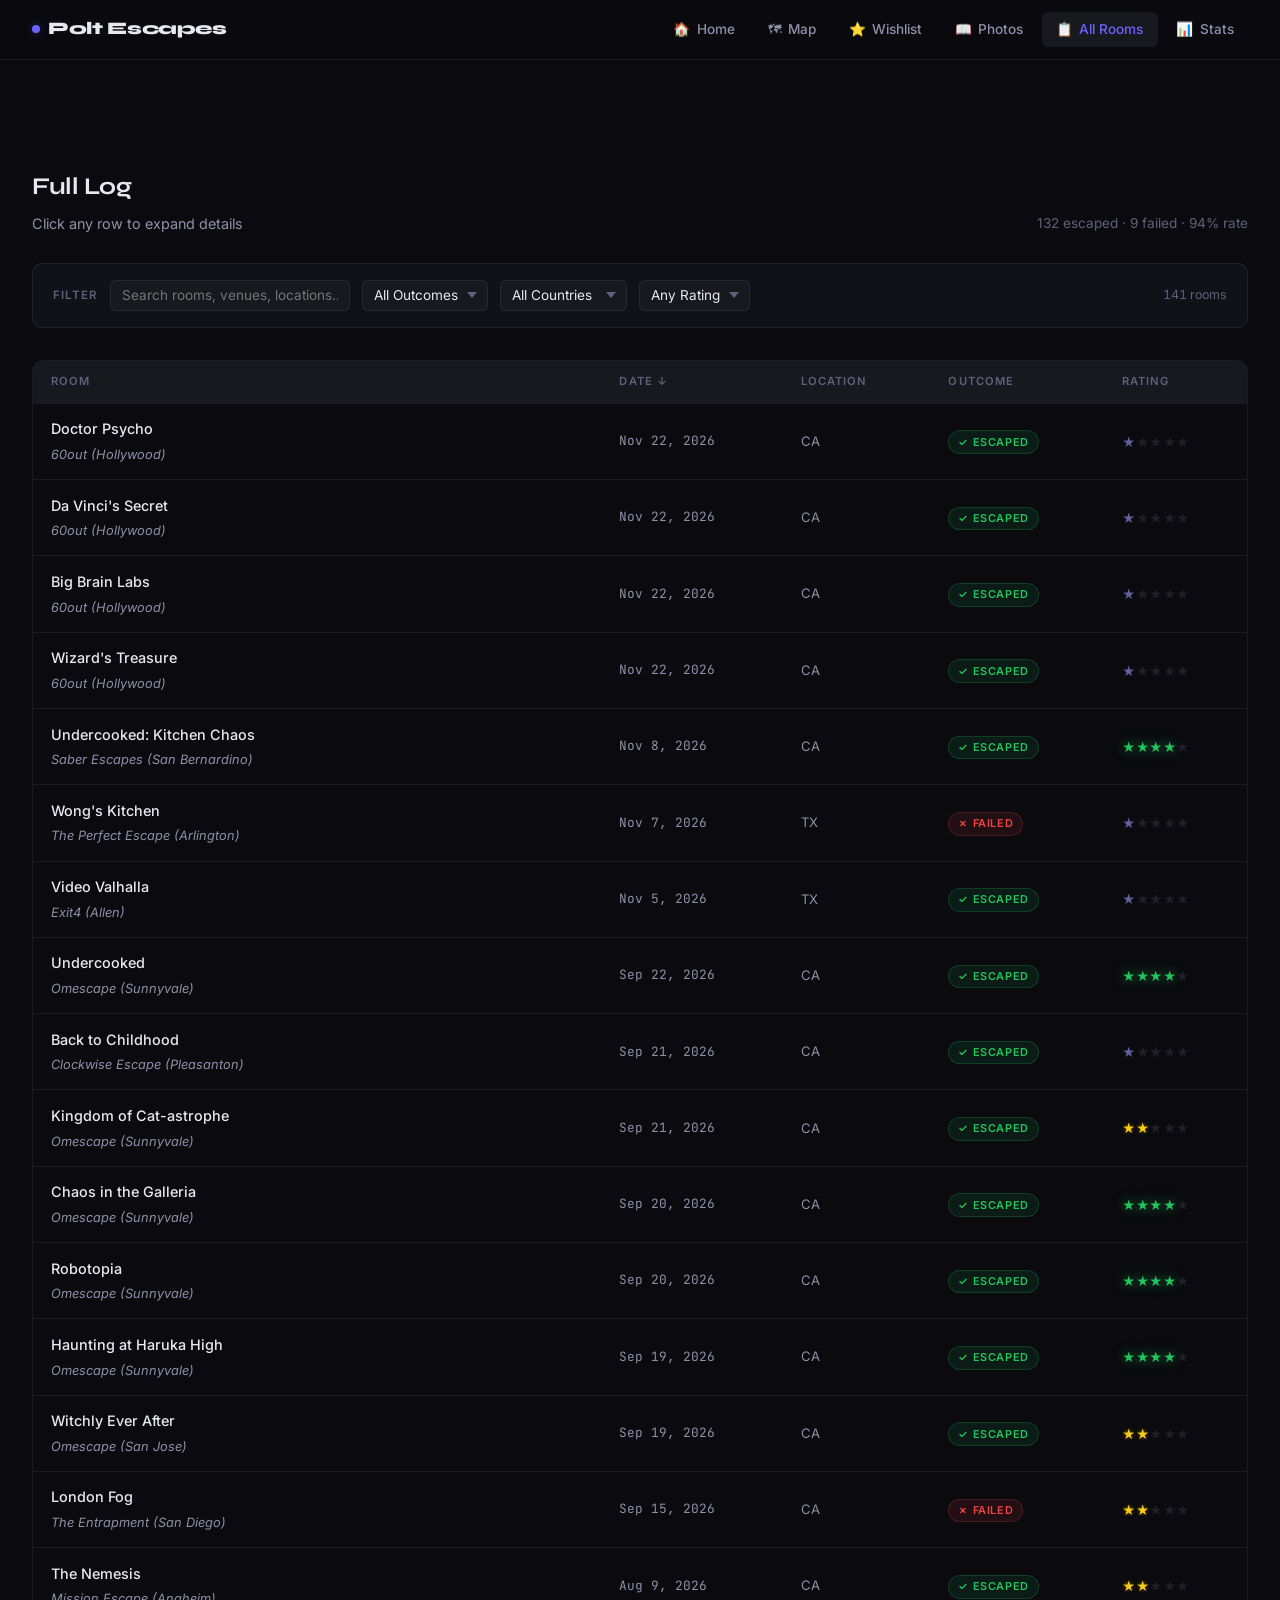
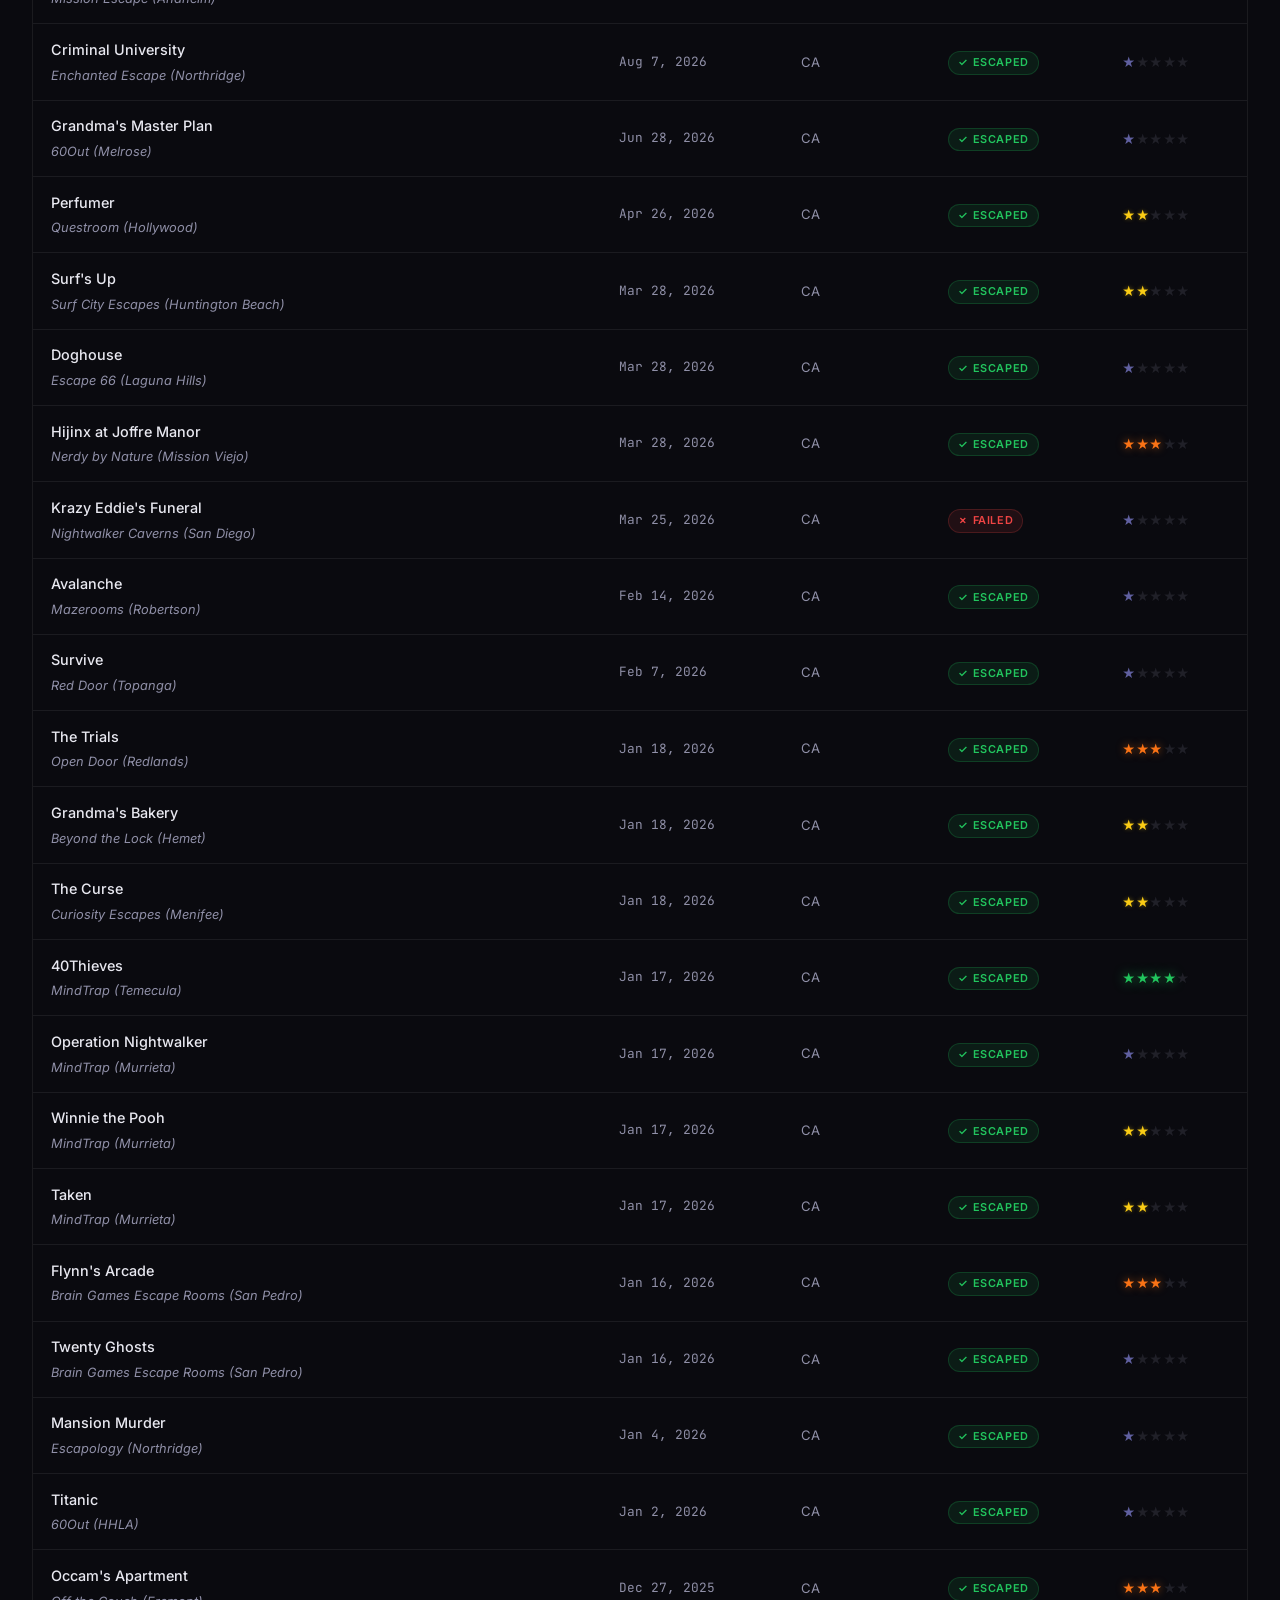
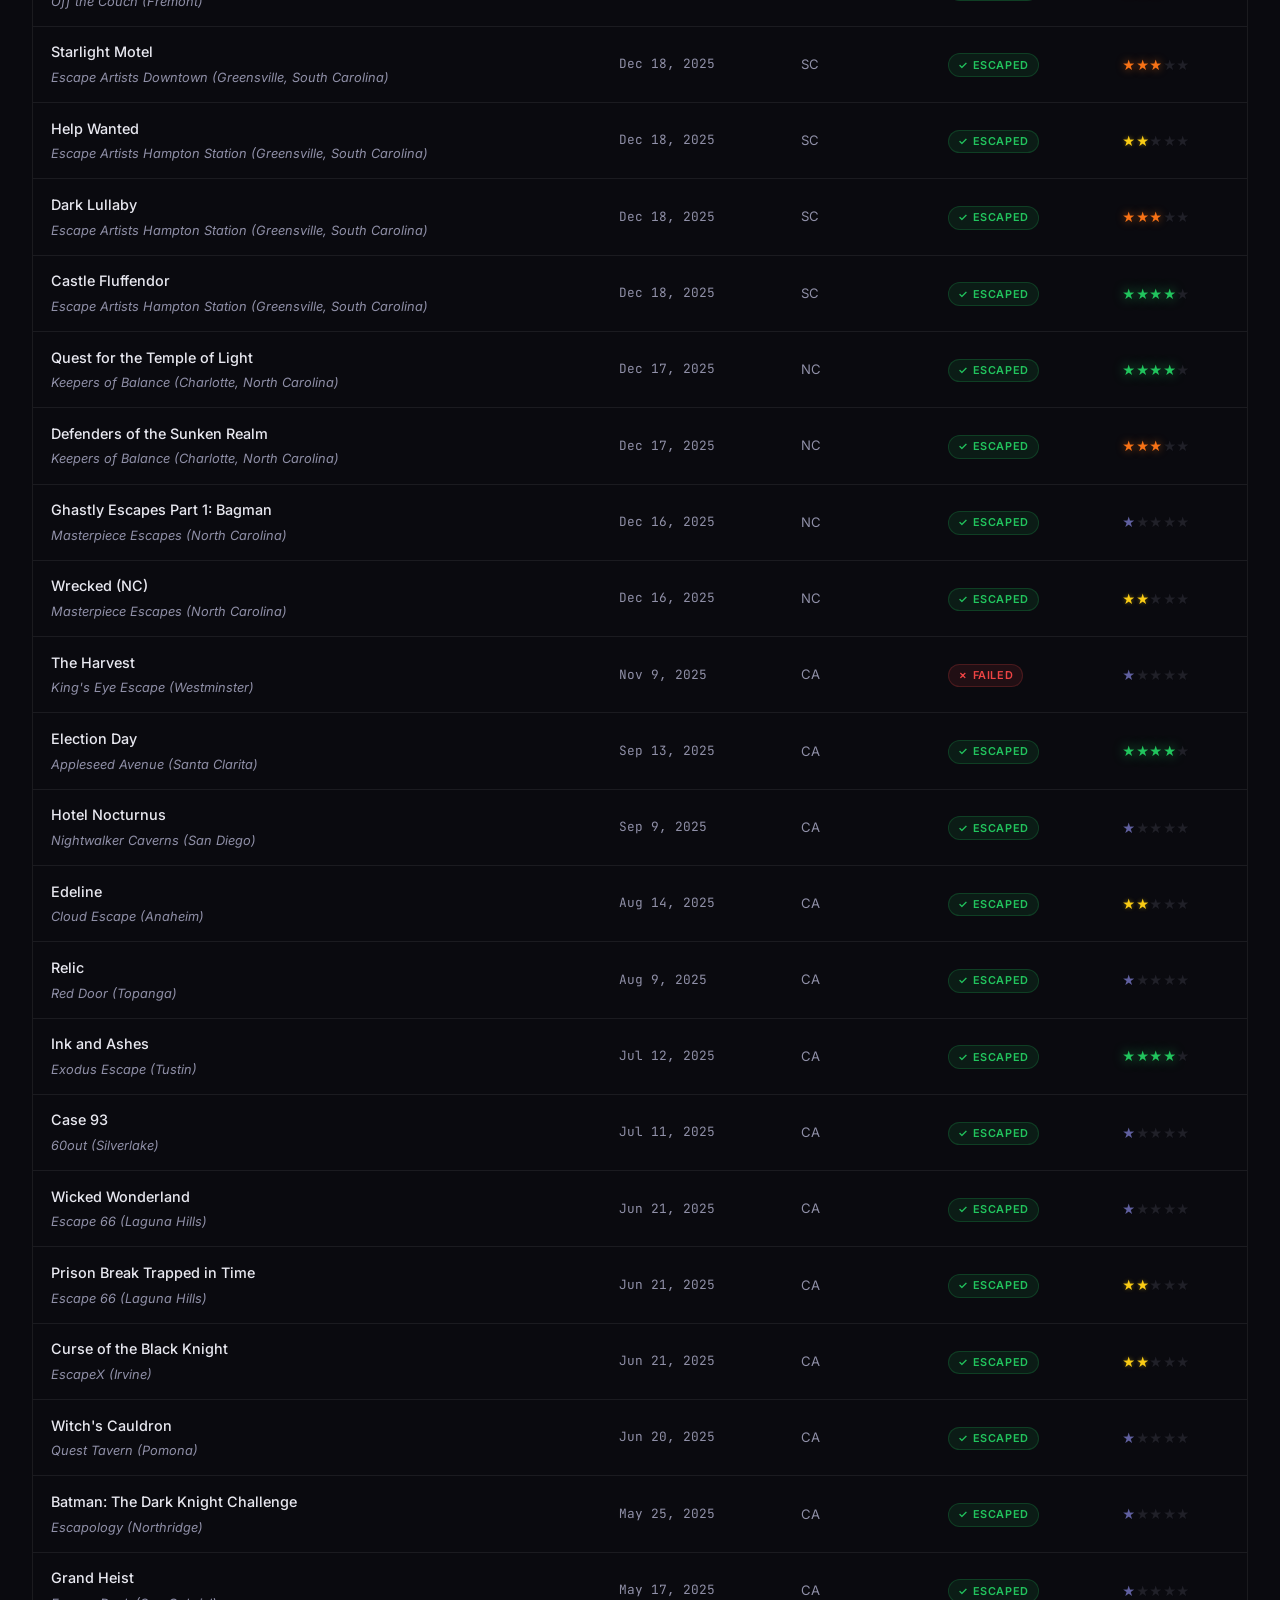
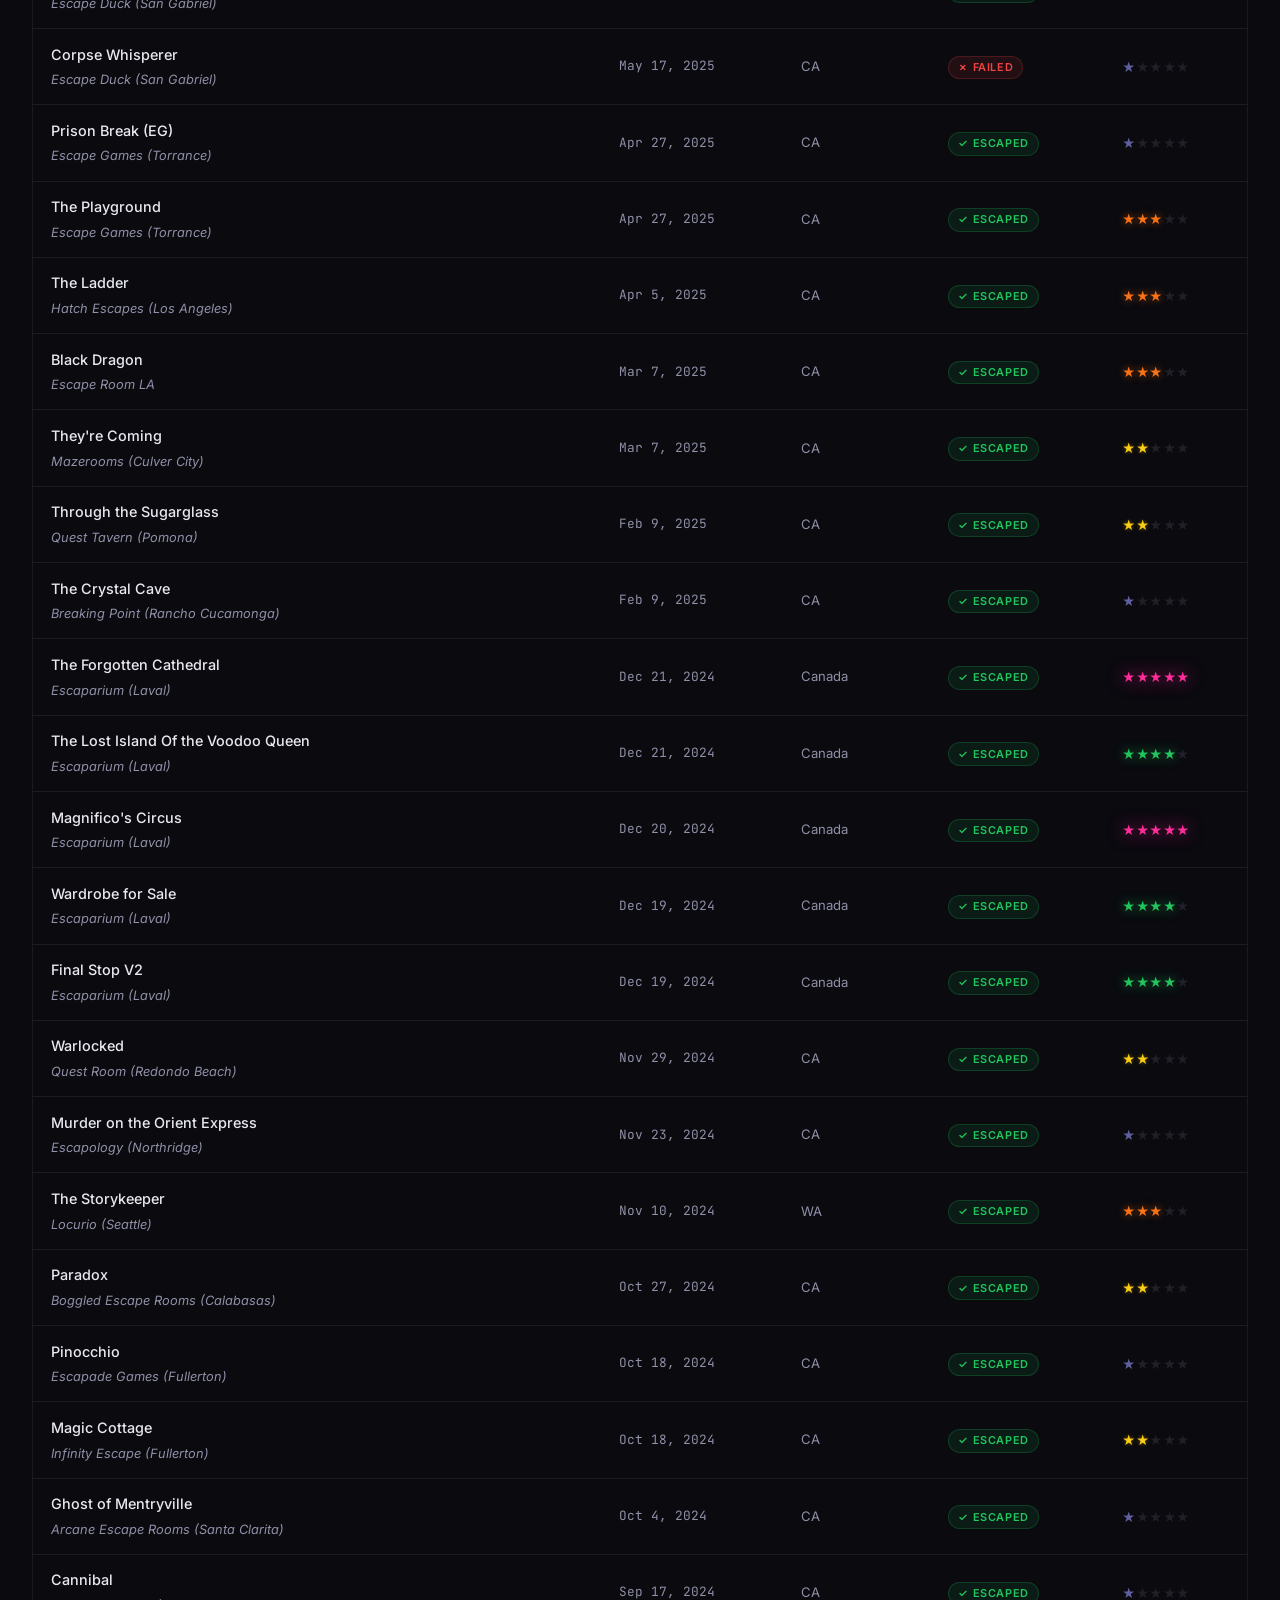
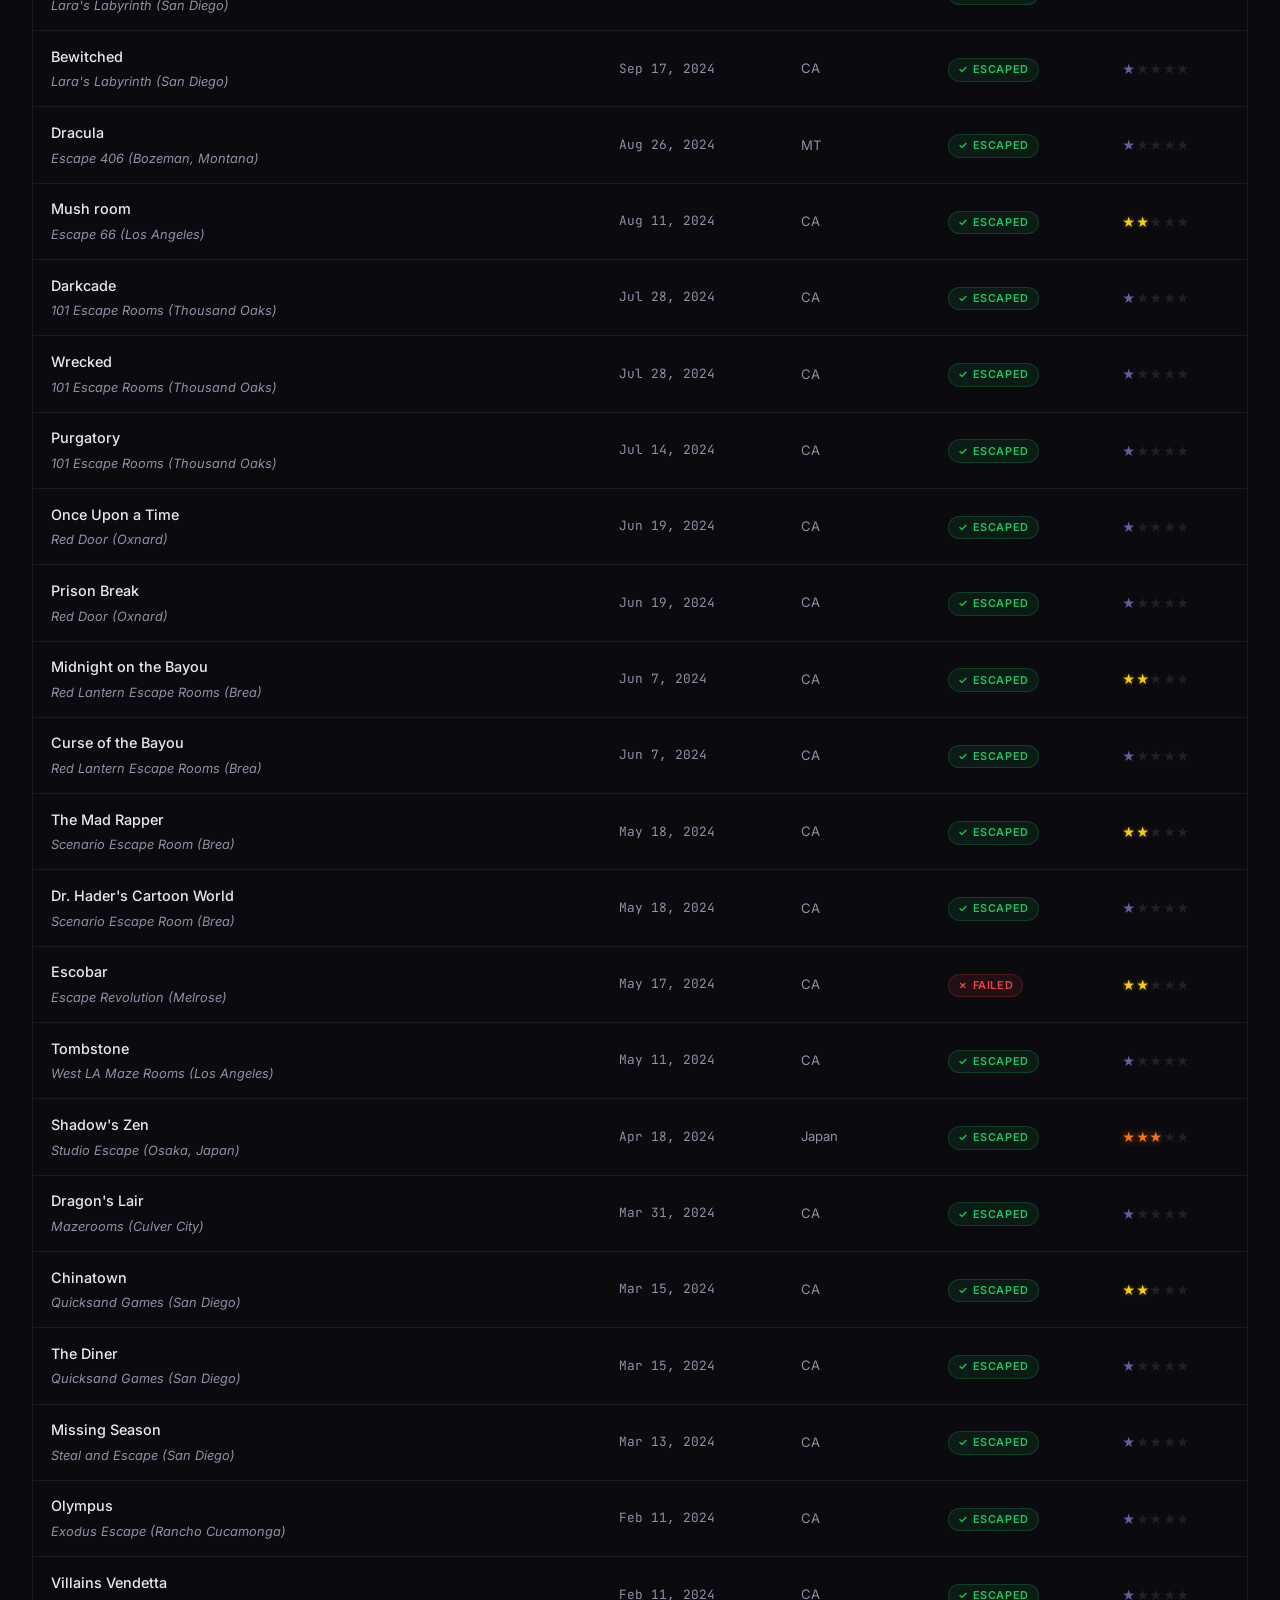
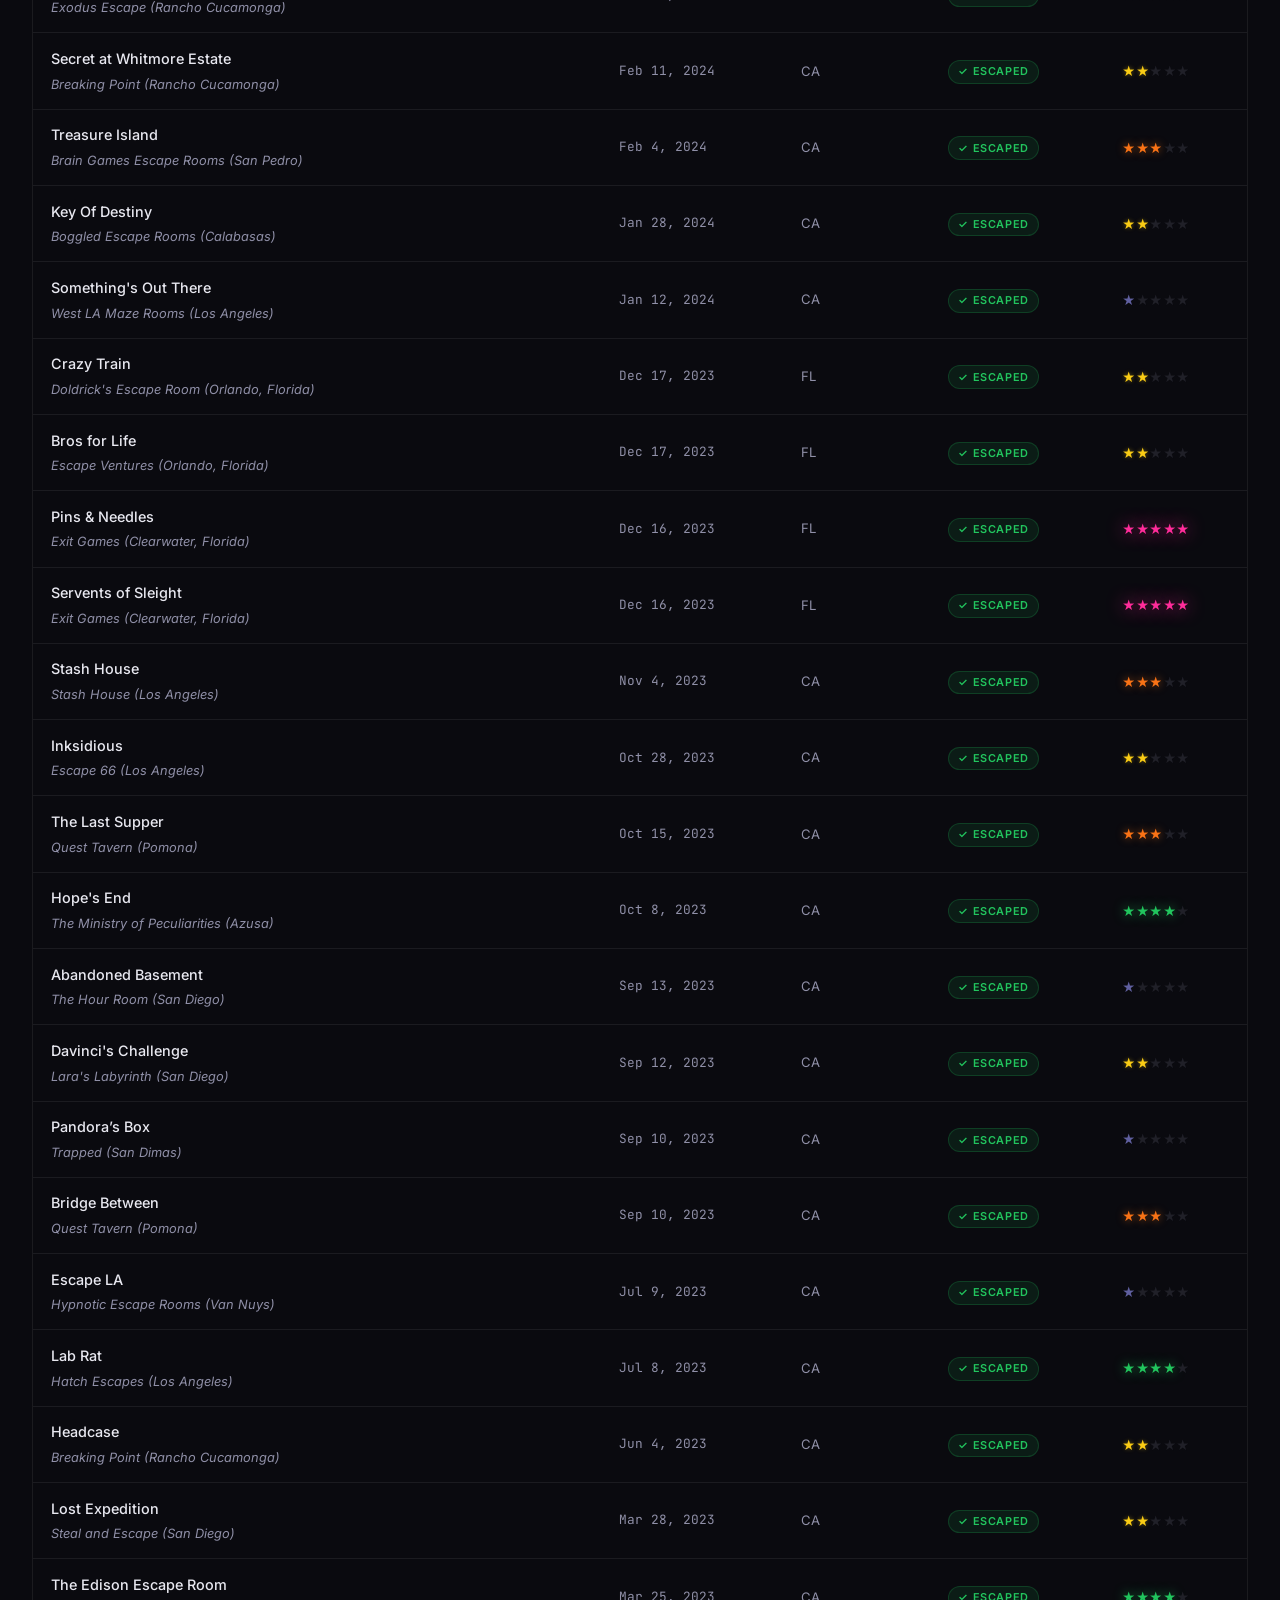
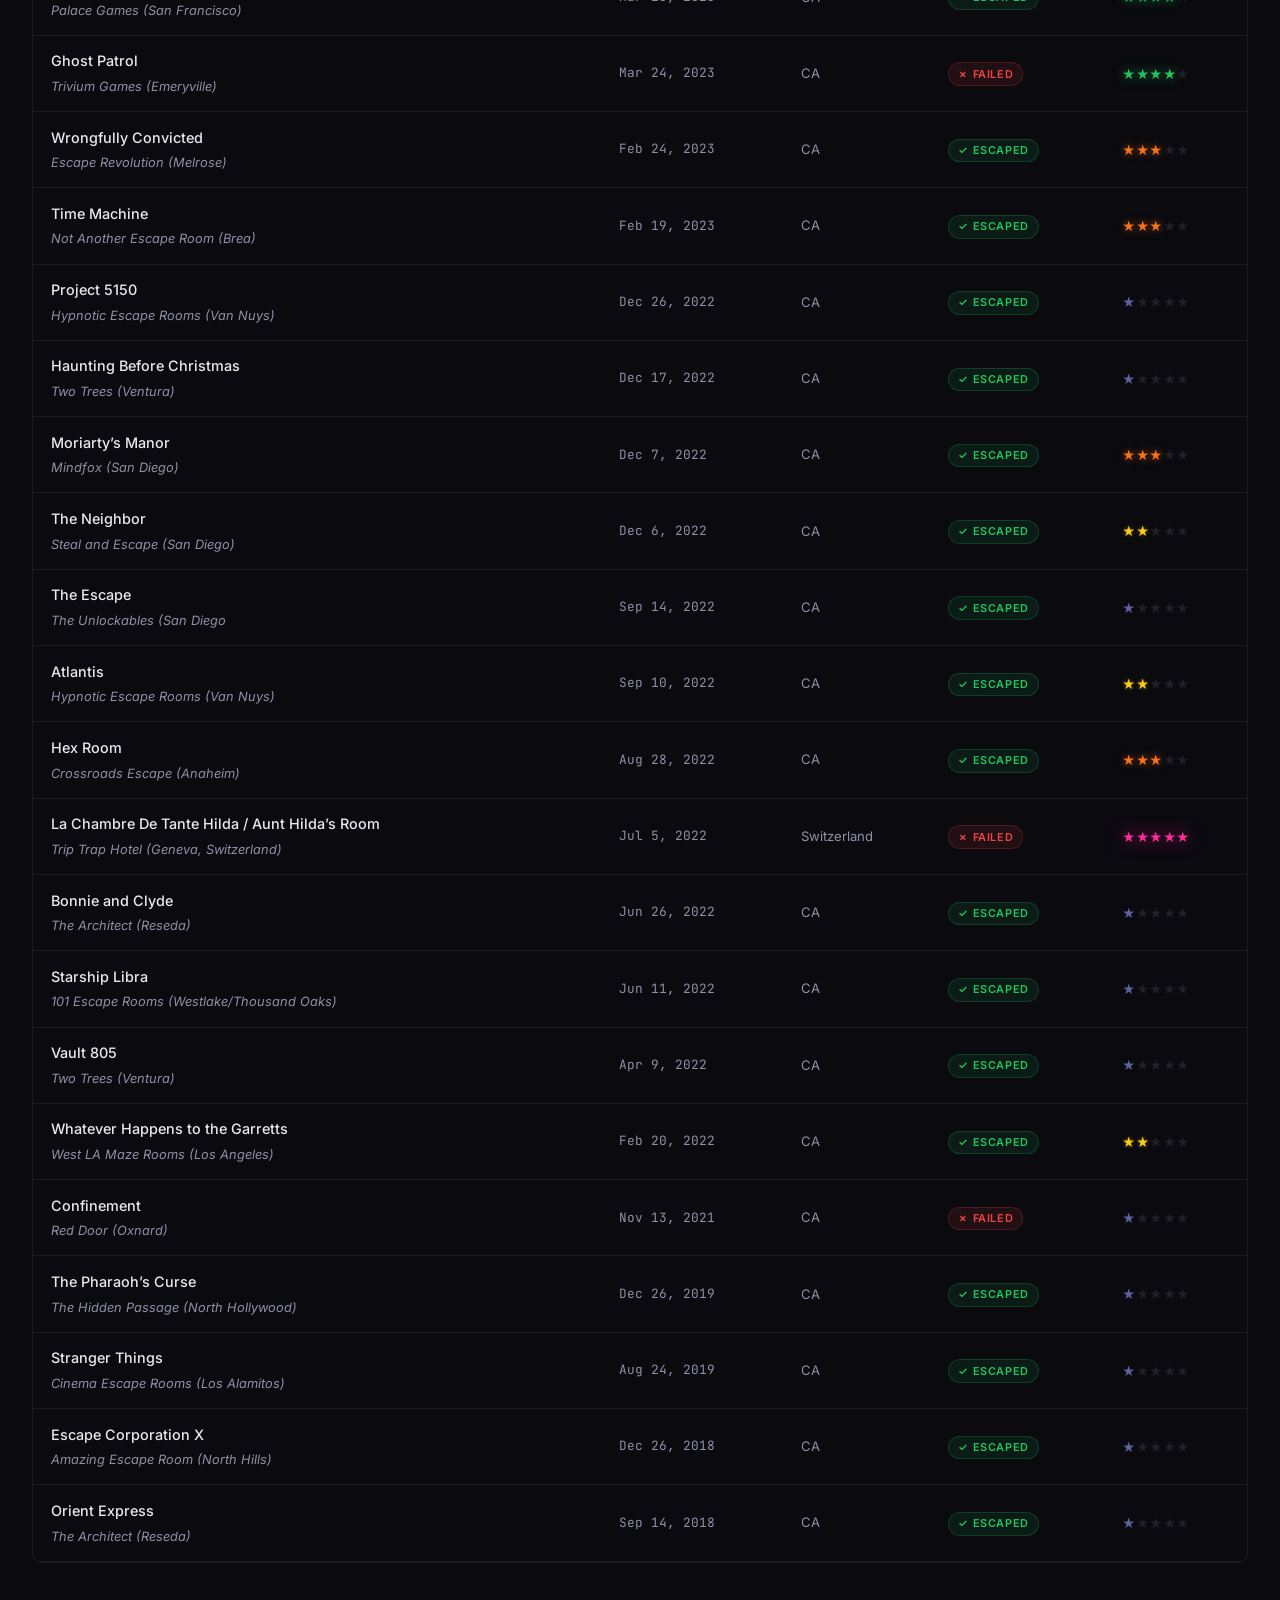
<file: pages/log.html>
<!DOCTYPE html>
<html lang="en">
<head>
  <link rel="icon" type="image/png" href="../images/ghost.png">
  <meta charset="UTF-8">
  <meta name="viewport" content="width=device-width, initial-scale=1.0">
  <title>Log</title>
  <link rel="stylesheet" href="../css/style.css">
  <style>
    .log-header {
      display: flex;
      align-items: flex-end;
      justify-content: space-between;
      flex-wrap: wrap;
      gap: 1rem;
      margin-bottom: 1.75rem;
    }

    .active-filters {
      display: flex;
      gap: 0.4rem;
      flex-wrap: wrap;
      margin-top: 0.75rem;
    }

    .filter-chip {
      display: inline-flex;
      align-items: center;
      gap: 0.3rem;
      font-size: 0.72rem;
      font-weight: 500;
      padding: 0.2rem 0.6rem;
      border-radius: 99px;
      background: rgba(108,99,255,0.12);
      border: 1px solid rgba(108,99,255,0.25);
      color: var(--accent);
      cursor: pointer;
    }

    .filter-chip:hover { background: rgba(108,99,255,0.2); }

    /* Expandable row */
    tr.room-row { cursor: pointer; }
    tr.detail-row { display: none; }
    tr.detail-row.open { display: table-row; }
    tr.detail-row td {
      background: var(--bg-2);
      padding: 1.25rem 1.5rem;
      font-size: 0.88rem;
    }

    .detail-grid {
      display: grid;
      grid-template-columns: 1fr 1fr;
      gap: 1.25rem;
    }

    .detail-section { }
    .detail-label {
      font-size: 0.68rem;
      font-weight: 600;
      letter-spacing: 0.1em;
      text-transform: uppercase;
      color: var(--text-3);
      margin-bottom: 0.4rem;
    }

    .detail-val { color: var(--text-2); line-height: 1.6; }

    @media (max-width: 600px) {
      .detail-grid { grid-template-columns: 1fr; }
    }
  </style>
</head>
<body>
<div class="page">
  <div style="padding-top:var(--nav-h);"></div>

  <div class="container">
    <section class="section">
      <div class="log-header">
        <div>
          <div class="section-title">Full Log</div>
          <div class="section-sub" style="margin:0;">Click any row to expand details</div>
        </div>
        <div style="font-size:0.85rem;color:var(--text-3);" id="summary"></div>
      </div>

      <div class="filters-bar">
        <span class="filter-label">Filter</span>
        <input type="text" class="filter-input" id="f-search" placeholder="Search rooms, venues, locations…">
        <select class="filter-select" id="f-outcome">
          <option value="">All Outcomes</option>
          <option value="escaped">Escaped</option>
          <option value="failed">Failed</option>
        </select>
        <select class="filter-select" id="f-country">
          <option value="">All Countries</option>
        </select>
        <!-- <select class="filter-select" id="f-diff">
          <option value="">Any Difficulty</option>
          <option value="easy">Easy</option>
          <option value="medium">Medium</option>
          <option value="hard">Hard</option>
          <option value="expert">Expert</option>
        </select> -->
        <select class="filter-select" id="f-rating">
          <option value="">Any Rating</option>
          <option value="5">5 Stars</option>
          <option value="4">4+ Stars</option>
          <option value="3">3+ Stars</option>
        </select>
        <span class="filter-count" id="count"></span>
      </div>

      <div class="active-filters" id="active-filters"></div>

      <div class="table-wrap" style="margin-top:0.5rem;">
        <table>
          <thead>
            <tr>
              <th data-sort="name">Room</th>
              <th data-sort="date">Date</th>
              <th data-sort="location">Location</th>
              <th data-sort="outcome">Outcome</th>
              <!-- <th data-sort="difficulty">Difficulty</th> -->
              <!-- <th data-sort="time">Time</th> -->
              <th data-sort="rating">Rating</th>
            </tr>
          </thead>
          <tbody id="tbody"></tbody>
        </table>
      </div>
    </section>
  </div>
</div>

<footer>
  <!-- Update your rooms in <code>../js/data.js</code> -->
</footer>

<script src="../js/data.js"></script>
<script src="../js/nav.js"></script>
<script src="../js/utils.js"></script>
<script>
injectNav('../');

let sortKey = 'date', sortDir = 'desc';
let openRow = null;

function getFiltered() {
  const q       = document.getElementById('f-search').value.toLowerCase();
  const outcome = document.getElementById('f-outcome').value;
  const country = document.getElementById('f-country').value;
  // const diff    = document.getElementById('f-diff').value;
  const rating  = parseInt(document.getElementById('f-rating').value) || 0;

  return ROOMS.filter(r => {
    if (q && !`${r.name} ${r.venue} ${r.city} ${r.state || ''} ${r.country} ${r.review || ''} ${(r.group||[]).join(' ')}`.toLowerCase().includes(q)) return false;
    if (outcome && r.outcome !== outcome) return false;
    if (country && r.country !== country) return false;
    // if (diff && r.difficulty !== diff) return false;
    if (rating && (r.rating || 0) < rating) return false;
    return true;
  });
}

function getSorted(rooms) {
  return [...rooms].sort((a, b) => {
    let va = a[sortKey] ?? '', vb = b[sortKey] ?? '';
    if (sortKey === 'location') { va = locationStr(a); vb = locationStr(b); }
    if (sortKey === 'rating' || sortKey === 'difficulty') {
      const dmap = { easy:1, medium:2, hard:3, expert:4 };
      if (sortKey === 'difficulty') { va = dmap[va]||0; vb = dmap[vb]||0; }
      else { va = va||0; vb = vb||0; }
    }
    const cmp = va < vb ? -1 : va > vb ? 1 : 0;
    if (cmp !== 0) return sortDir === 'asc' ? cmp : -cmp;
    const idCmp = String(a.id).localeCompare(String(b.id), undefined, {numeric: true});
    return sortDir === 'asc' ? idCmp : -idCmp;
  });
}

function render() {
  const filtered = getFiltered();
  const rooms = getSorted(filtered);

  const escaped = rooms.filter(r => r.outcome === 'escaped').length;
  document.getElementById('count').textContent = `${rooms.length} room${rooms.length !== 1 ? 's' : ''}`;
  document.getElementById('summary').textContent = rooms.length
    ? `${escaped} escaped · ${rooms.length - escaped} failed · ${Math.round(escaped/rooms.length*100)}% rate`
    : '';

  const tbody = document.getElementById('tbody');
  if (!rooms.length) {
    tbody.innerHTML = `<tr><td colspan="7"><div class="empty"><div class="icon">🔍</div><p>No rooms match your filters.</p></div></td></tr>`;
    return;
  }

  tbody.innerHTML = rooms.map((r, i) => `
    <tr class="room-row" onclick="toggleDetail(${i})">
      <td class="td-room">
        <strong>${r.name}</strong>
        <span>${r.venue}</span>
      </td>
      <td class="td-date">${formatDate(r.date)}</td>
      <td class="td-loc">${locationStr(r)}</td>
      <td>${outcomeBadge(r.outcome)}</td>
      <td>${starsHTML(r.rating)}</td>
    </tr>
    <tr class="detail-row" id="detail-${i}">
      <td colspan="7">
        <div class="detail-grid">
          <div class="detail-section">
            <div class="detail-label">Review</div>
            <div class="detail-val">${r.review ? `"${r.review}"` : '<em style="color:var(--text-3)">No review yet</em>'}</div>
          </div>
          <div class="detail-section">
            <div class="detail-label">Team</div>
            <div class="detail-val">${r.group?.length ? r.group.join(', ') : '<em style="color:var(--text-3)">Solo or unrecorded</em>'}</div>
            ${r.rating ? `<div class="detail-label" style="margin-top:0.8rem;">Rating</div>
            <div>${starsHTML(r.rating)}</div>` : ''}
          </div>
        </div>
      </td>
    </tr>
  `).join('');
}

function toggleDetail(i) {
  const row = document.getElementById(`detail-${i}`);
  if (!row) return;
  const isOpen = row.classList.contains('open');
  // close all
  document.querySelectorAll('.detail-row.open').forEach(r => r.classList.remove('open'));
  if (!isOpen) row.classList.add('open');
}

// Sort headers
document.querySelectorAll('th[data-sort]').forEach(th => {
  th.addEventListener('click', () => {
    const key = th.dataset.sort;
    if (sortKey === key) sortDir = sortDir === 'asc' ? 'desc' : 'asc';
    else { sortKey = key; sortDir = 'asc'; }
    document.querySelectorAll('th').forEach(t => t.classList.remove('sort-asc','sort-desc'));
    th.classList.add(sortDir === 'asc' ? 'sort-asc' : 'sort-desc');
    render();
  });
});

// Filters
['f-search','f-outcome','f-country','f-rating'].forEach(id =>
  document.getElementById(id).addEventListener('input', render));

// Populate country filter
const countries = [...new Set(ROOMS.map(r => r.country))].sort();
const cSel = document.getElementById('f-country');
countries.forEach(c => {
  const o = document.createElement('option'); o.value = c; o.textContent = c; cSel.appendChild(o);
});

// Set initial sort indicator
document.querySelector('th[data-sort="date"]').classList.add('sort-desc');

render();
</script>
</body>
</html>
</file>
<file: css/style.css>
@import url('https://fonts.googleapis.com/css2?family=Inter:wght@300;400;500;600;700&family=Syne:wght@600;700;800&family=JetBrains+Mono:wght@400;500&display=swap');

/* ===================== TOKENS ===================== */
:root {
  --bg:          #0a0a0f;
  --bg-1:        #111118;
  --bg-2:        #18181f;
  --bg-3:        #202028;
  --border:      rgba(255,255,255,0.07);
  --border-hi:   rgba(255,255,255,0.14);
  --text:        #e8e8f0;
  --text-2:      #9090a8;
  --text-3:      #60607a;
  --accent:      #6c63ff;
  --accent-glow: rgba(108,99,255,0.35);
  --accent-2:    #00d4aa;
  --success:     #22c55e;
  --fail:        #ef4444;
  --gold:        #f59e0b;
  --nav-h:       60px;
  --radius:      10px;
  --radius-lg:   16px;
  --transition:  0.18s ease;
}

/* ===================== RESET ===================== */
*, *::before, *::after { box-sizing: border-box; margin: 0; padding: 0; }
html { scroll-behavior: smooth; }
body {
  background: var(--bg);
  color: var(--text);
  font-family: 'Inter', system-ui, sans-serif;
  font-size: 15px;
  line-height: 1.6;
  min-height: 100vh;
  -webkit-font-smoothing: antialiased;
}
a { color: inherit; text-decoration: none; }
img { display: block; max-width: 100%; }
button { cursor: pointer; font-family: inherit; }

/* ===================== SCROLLBAR ===================== */
::-webkit-scrollbar { width: 6px; height: 6px; }
::-webkit-scrollbar-track { background: var(--bg-1); }
::-webkit-scrollbar-thumb { background: var(--bg-3); border-radius: 99px; }

/* ===================== NAV ===================== */
.nav {
  position: fixed;
  top: 0; left: 0; right: 0;
  height: var(--nav-h);
  background: rgba(10,10,15,0.85);
  backdrop-filter: blur(16px);
  -webkit-backdrop-filter: blur(16px);
  border-bottom: 1px solid var(--border);
  z-index: 1000;
  display: flex;
  align-items: center;
  padding: 0 2rem;
  gap: 2rem;
}

.nav-logo {
  font-family: 'Syne', sans-serif;
  font-weight: 800;
  font-size: 1.1rem;
  letter-spacing: -0.02em;
  color: var(--text);
  display: flex;
  align-items: center;
  gap: 0.5rem;
  margin-right: auto;
}

.nav-logo .dot {
  width: 8px; height: 8px;
  border-radius: 50%;
  background: var(--accent);
  box-shadow: 0 0 8px var(--accent-glow);
}

.nav-links {
  display: flex;
  gap: 0.25rem;
  list-style: none;
}

.nav-links a {
  display: flex;
  align-items: center;
  gap: 0.4rem;
  padding: 0.4rem 0.9rem;
  border-radius: 6px;
  font-size: 0.85rem;
  font-weight: 500;
  color: var(--text-2);
  transition: color var(--transition), background var(--transition);
}

.nav-links a:hover,
.nav-links a.active {
  color: var(--text);
  background: var(--bg-2);
}

.nav-links a.active {
  color: var(--accent);
}

/* ===================== PAGE WRAPPER ===================== */
.page {
  padding-top: var(--nav-h);
  min-height: 100vh;
}

/* ===================== HERO ===================== */
.hero {
  padding: 5rem 2rem 3rem;
  text-align: center;
  position: relative;
  overflow: hidden;
}

.hero::before {
  content: '';
  position: absolute;
  top: -100px; left: 50%; transform: translateX(-50%);
  width: 600px; height: 400px;
  background: radial-gradient(ellipse, rgba(108,99,255,0.12) 0%, transparent 70%);
  pointer-events: none;
}

.hero-eyebrow {
  display: inline-flex;
  align-items: center;
  gap: 0.5rem;
  font-size: 0.75rem;
  font-weight: 600;
  letter-spacing: 0.12em;
  text-transform: uppercase;
  color: var(--accent);
  margin-bottom: 1.2rem;
  padding: 0.3rem 0.8rem;
  border: 1px solid rgba(108,99,255,0.3);
  border-radius: 99px;
  background: rgba(108,99,255,0.06);
}

.hero h1 {
  font-family: 'Syne', sans-serif;
  font-weight: 800;
  font-size: clamp(2.5rem, 7vw, 5rem);
  letter-spacing: -0.03em;
  line-height: 1.05;
  background: linear-gradient(135deg, #fff 0%, #9090c8 100%);
  -webkit-background-clip: text;
  -webkit-text-fill-color: transparent;
  background-clip: text;
  margin-bottom: 1rem;
}

.hero p {
  font-size: 1.05rem;
  color: var(--text-2);
  max-width: 480px;
  margin: 0 auto 2.5rem;
}

@keyframes haunt {
  0%, 100% { transform: translateY(0); opacity: 0.6; }
  50%       { transform: translateY(-10px); opacity: 1; }
}
.ghost { animation: haunt 3s ease-in-out infinite; }

/* ===================== STATS ROW ===================== */
.stats-row {
  display: flex;
  justify-content: center;
  gap: 1px;
  background: var(--border);
  border: 1px solid var(--border);
  border-radius: var(--radius-lg);
  overflow: hidden;
  max-width: 800px;
  margin: 0 auto;
}

.stat-cell {
  flex: 1;
  padding: 1.2rem 1rem;
  text-align: center;
  background: var(--bg-1);
  min-width: 100px;
}

.stat-cell .num {
  font-family: 'Syne', sans-serif;
  font-size: 2rem;
  font-weight: 700;
  letter-spacing: -0.03em;
  color: var(--text);
  line-height: 1;
  margin-bottom: 0.2rem;
}

.stat-cell .num.accent { color: var(--accent); }
.stat-cell .num.success { color: var(--success); }
.stat-cell .num.fail { color: var(--fail); }

.stat-cell .lbl {
  font-size: 0.7rem;
  font-weight: 500;
  letter-spacing: 0.08em;
  text-transform: uppercase;
  color: var(--text-3);
}

/* ===================== CONTAINER ===================== */
.container {
  max-width: 1280px;
  margin: 0 auto;
  padding: 0 2rem;
}

/* ===================== SECTION ===================== */
.section { padding: 3rem 0; }

.section-title {
  font-family: 'Syne', sans-serif;
  font-size: 1.5rem; /*1.5 is default*/
  font-weight: 700;
  letter-spacing: -0.02em;
  color: var(--text);
  margin-bottom: 0.35rem;
}

.section-sub {
  font-size: 0.9rem;
  color: var(--text-2);
  margin-bottom: 2rem;
}

/* ===================== CARDS ===================== */
.card {
  background: var(--bg-1);
  border: 1px solid var(--border);
  border-radius: var(--radius-lg);
  overflow: hidden;
  transition: border-color var(--transition), transform var(--transition), box-shadow var(--transition);
}

.card:hover {
  border-color: var(--border-hi);
  transform: translateY(-2px);
  box-shadow: 0 12px 40px rgba(0,0,0,0.4);
}

.card-img {
  width: 100%; height: 180px;
  object-fit: cover;
  background: var(--bg-3);
  display: flex;
  align-items: center;
  justify-content: center;
  font-size: 2.5rem;
  color: var(--text-3);
  letter-spacing: 0;
}

.card-content { padding: 1.2rem; }

.card-meta {
  display: flex;
  align-items: center;
  gap: 0.5rem;
  margin-bottom: 0.6rem;
  flex-wrap: wrap;
}

.card-title-text {
  font-weight: 600; 
  font-size: 1rem;
  margin-bottom: 0.15rem;
  color: var(--text);
}

.card-venue {
  font-size: 0.82rem;
  color: var(--text-2);
  margin-bottom: 0.8rem;
}

.card-review {
  font-size: 0.85rem;
  color: var(--text-2);
  line-height: 1.55;
  margin-bottom: 0.8rem;
  display: -webkit-box;
  -webkit-line-clamp: 3;
  -webkit-box-orient: vertical;
  overflow: hidden;
}

.card-crew {
  font-size: 0.78rem;
  color: var(--text-3);
}

/* ===================== BADGES ===================== */
.badge {
  display: inline-flex;
  align-items: center;
  gap: 0.25rem;
  font-size: 0.68rem;
  font-weight: 600;
  letter-spacing: 0.06em;
  text-transform: uppercase;
  padding: 0.2rem 0.55rem;
  border-radius: 99px;
  border: 1px solid transparent;
  line-height: 1.4;
}

.badge-escaped {
  color: var(--success);
  background: rgba(34,197,94,0.1);
  border-color: rgba(34,197,94,0.2);
}

.badge-failed {
  color: var(--fail);
  background: rgba(239,68,68,0.1);
  border-color: rgba(239,68,68,0.2);
}

.badge-time {
  color: var(--text-2);
  background: var(--bg-3);
  border-color: var(--border);
  font-family: 'JetBrains Mono', monospace;
  font-size: 0.7rem;
}

.badge-diff-easy   { color: var(--success); background: rgba(34,197,94,0.08); border-color: rgba(34,197,94,0.15); }
.badge-diff-medium { color: var(--gold);    background: rgba(245,158,11,0.08); border-color: rgba(245,158,11,0.15); }
.badge-diff-hard   { color: #f97316;        background: rgba(249,115,22,0.08); border-color: rgba(249,115,22,0.15); }
.badge-diff-expert { color: var(--fail);    background: rgba(239,68,68,0.08);  border-color: rgba(239,68,68,0.15); }

.badge-loc {
  color: var(--accent);
  background: rgba(108,99,255,0.08);
  border-color: rgba(108,99,255,0.2);
}

/* ===================== STARS ===================== */
.stars { color: var(--gold); font-size: 0.8rem; letter-spacing: 0.05em; }
.stars .off { color: var(--bg-3); }

/* ===================== FILTERS ===================== */
.filters-bar {
  display: flex;
  gap: 0.75rem;
  flex-wrap: wrap;
  align-items: center;
  padding: 1rem 1.25rem;
  background: var(--bg-1);
  border: 1px solid var(--border);
  border-radius: var(--radius);
  margin-bottom: 1.5rem;
}

.filter-group {
  display: flex;
  align-items: center;
  gap: 0.5rem;
}

.filter-label {
  font-size: 0.72rem;
  font-weight: 600;
  letter-spacing: 0.08em;
  text-transform: uppercase;
  color: var(--text-3);
  white-space: nowrap;
}

.filter-input,
.filter-select {
  background: var(--bg-2);
  border: 1px solid var(--border);
  border-radius: 6px;
  color: var(--text);
  font-family: 'Inter', sans-serif;
  font-size: 0.85rem;
  padding: 0.4rem 0.7rem;
  outline: none;
  transition: border-color var(--transition);
  appearance: none;
}

.filter-select {
  padding-right: 1.8rem;
  background-image: url("data:image/svg+xml,%3Csvg xmlns='http://www.w3.org/2000/svg' width='10' height='6'%3E%3Cpath d='M0 0l5 6 5-6z' fill='%2360607a'/%3E%3C/svg%3E");
  background-repeat: no-repeat;
  background-position: right 0.6rem center;
  cursor: pointer;
}

.filter-input:focus, .filter-select:focus {
  border-color: var(--accent);
  box-shadow: 0 0 0 3px var(--accent-glow);
}

.filter-input { min-width: 200px; }

.filter-count {
  margin-left: auto;
  font-size: 0.78rem;
  color: var(--text-3);
  font-variant-numeric: tabular-nums;
}

/* ===================== TABLE ===================== */
.table-wrap { overflow-x: auto; border-radius: var(--radius); border: 1px solid var(--border); }

table { width: 100%; border-collapse: collapse; }

thead {
  background: var(--bg-2);
  border-bottom: 1px solid var(--border);
}

th {
  font-size: 0.7rem;
  font-weight: 600;
  letter-spacing: 0.1em;
  text-transform: uppercase;
  color: var(--text-3);
  padding: 0.75rem 1.1rem;
  text-align: left;
  white-space: nowrap;
  cursor: pointer;
  user-select: none;
  transition: color var(--transition);
}

th:hover { color: var(--text); }
th.sort-asc::after  { content: '  ↑'; }
th.sort-desc::after { content: '  ↓'; }

td {
  padding: 0.85rem 1.1rem;
  border-bottom: 1px solid var(--border);
  font-size: 0.9rem;
  vertical-align: middle;
}

tr:last-child td { border-bottom: none; }
tr:hover td { background: rgba(255,255,255,0.02); }

.td-room strong { display: block; font-weight: 500; margin-bottom: 0.1rem; }
.td-room span { font-size: 0.8rem; color: var(--text-2); font-style: italic; }
.td-date { font-family: 'JetBrains Mono', monospace; font-size: 0.8rem; color: var(--text-2); white-space: nowrap; }
.td-loc { font-size: 0.82rem; color: var(--text-2); }
.td-time { font-family: 'JetBrains Mono', monospace; font-size: 0.82rem; }

/* ===================== GRID LAYOUTS ===================== */
.grid-3 {
  display: grid;
  grid-template-columns: repeat(auto-fill, minmax(300px, 1fr));
  gap: 1.25rem;
}

/* ===================== EMPTY STATE ===================== */
.empty {
  text-align: center;
  padding: 4rem 2rem;
  color: var(--text-3);
}

.empty .icon { font-size: 2.5rem; margin-bottom: 1rem; opacity: 0.4; }
.empty p { font-size: 0.9rem; }

/* ===================== CHIP TAGS ===================== */
.tags { display: flex; gap: 0.4rem; flex-wrap: wrap; }

/* ===================== DIVIDER ===================== */
.divider {
  border: none;
  border-top: 1px solid var(--border);
  margin: 2.5rem 0;
}

/* ===================== FOOTER ===================== */
footer {
  border-top: 1px solid var(--border);
  padding: 1.5rem 2rem;
  text-align: center;
  font-size: 0.78rem;
  color: var(--text-3);
}

footer code {
  font-family: 'JetBrains Mono', monospace;
  color: var(--accent);
  background: rgba(108,99,255,0.08);
  padding: 0.1rem 0.4rem;
  border-radius: 4px;
  font-size: 0.75rem;
}

/* ===================== RESPONSIVE ===================== */
@media (max-width: 680px) {
  .nav-links a span { display: none; }
  .hero { padding: 3.5rem 1.25rem 2rem; }
  .stats-row { flex-wrap: wrap; }
  .stat-cell { min-width: 80px; }
  .container { padding: 0 1.25rem; }
  .filters-bar { flex-direction: column; align-items: flex-start; }
  .filter-input { min-width: 0; width: 100%; }
  .filter-count { margin-left: 0; }
}
</file>
